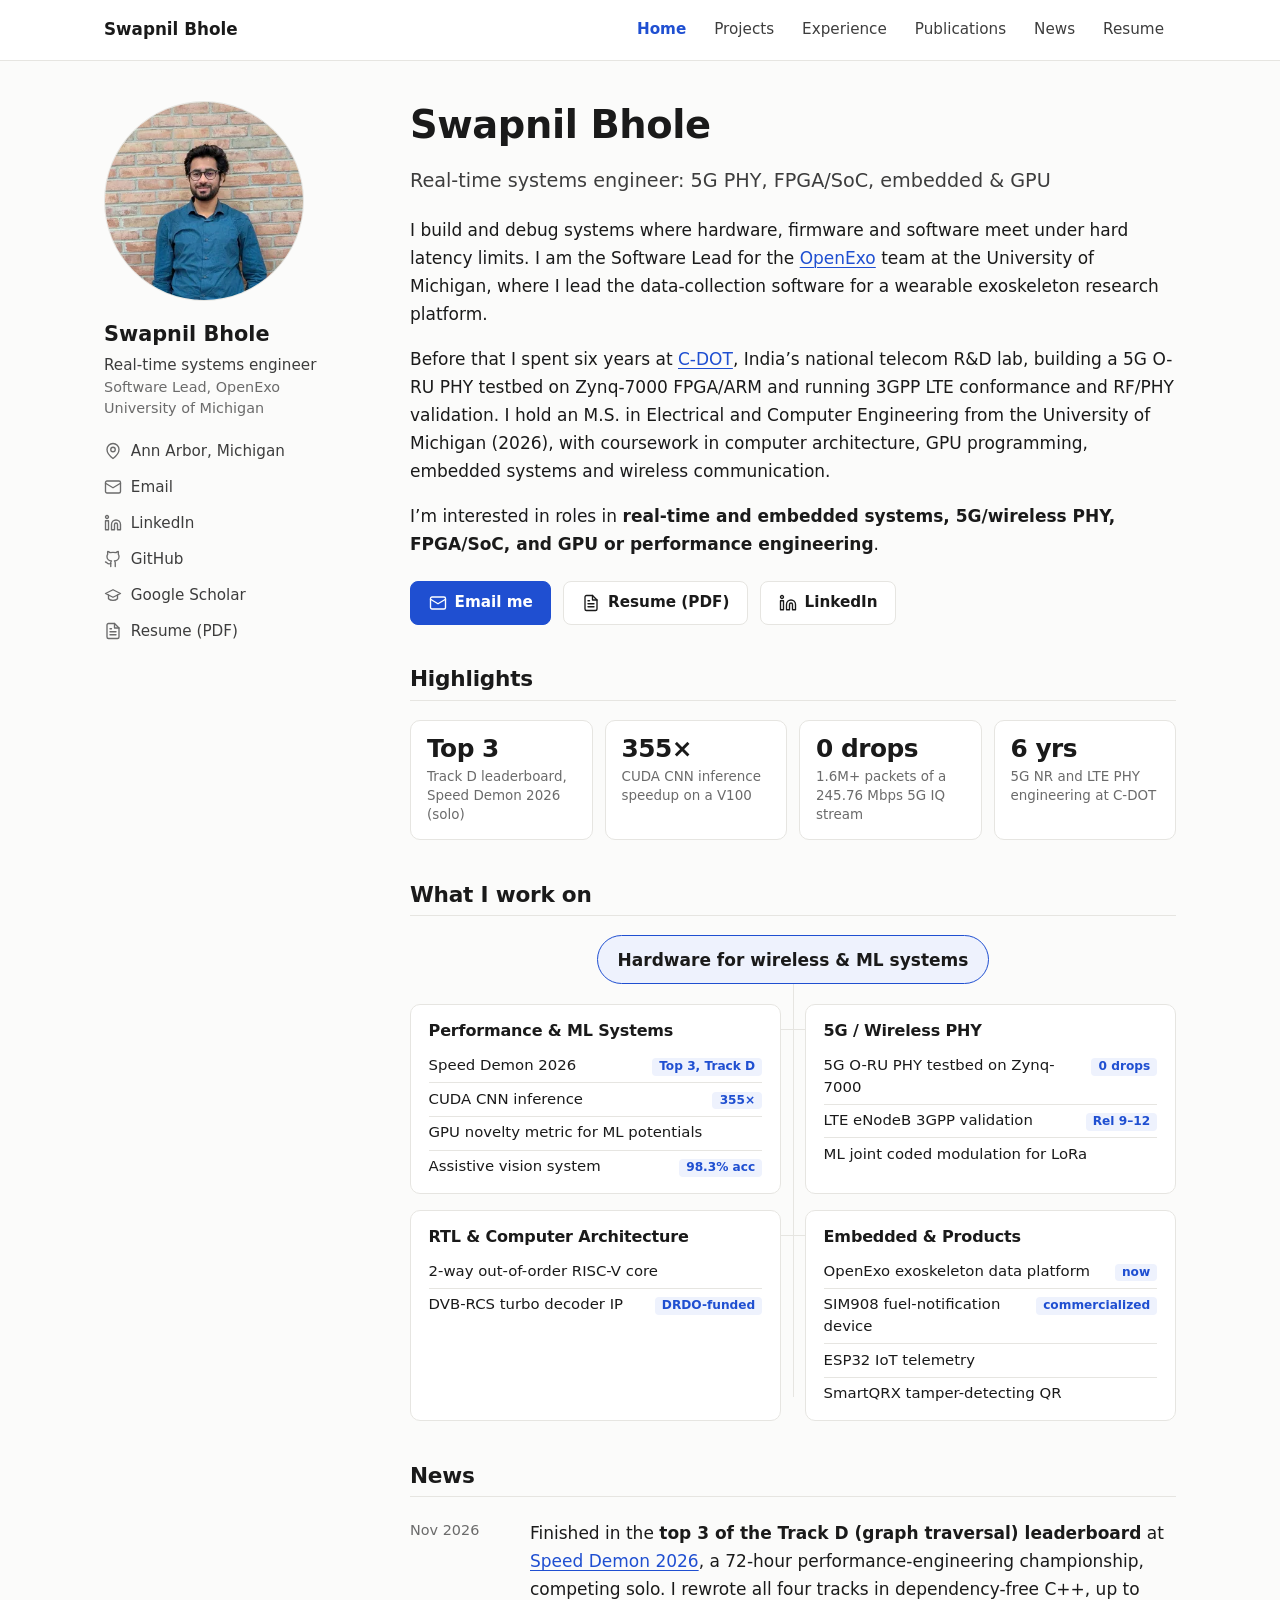
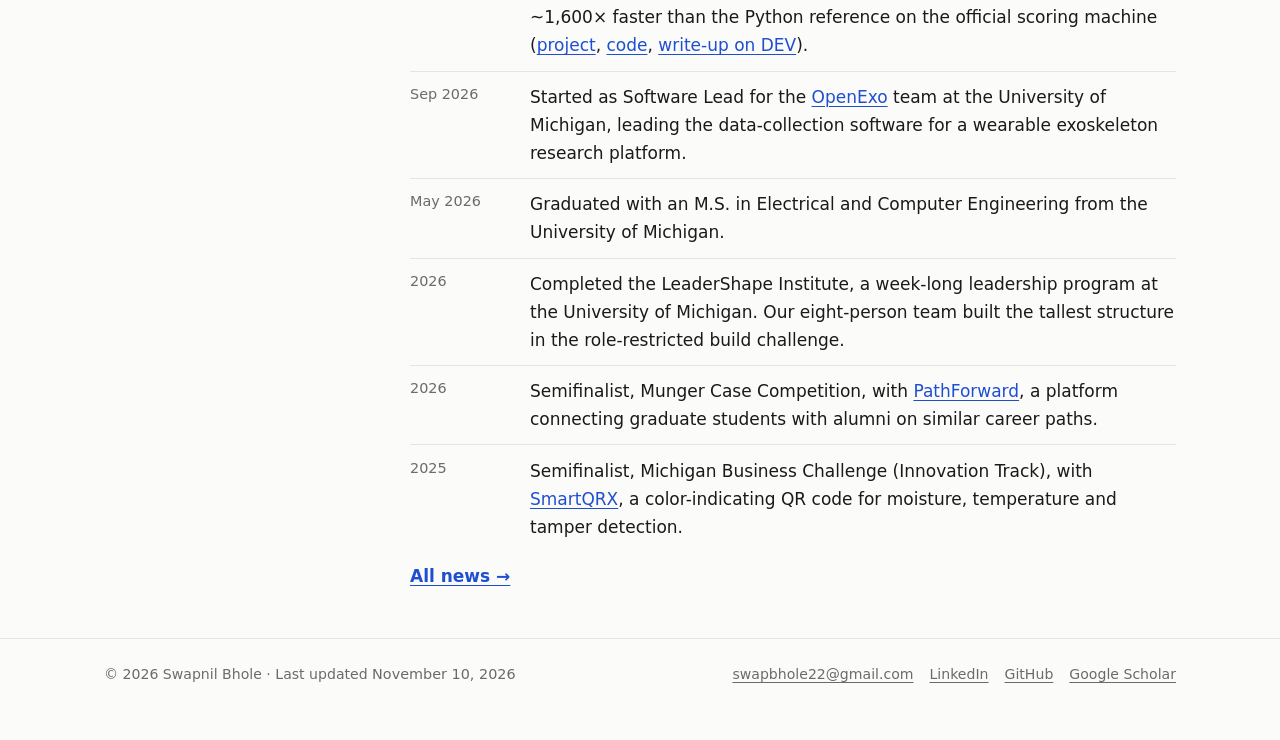
<file: index.html>
<!doctype html>
<html lang="en">
<head>
  <meta charset="utf-8">
  <meta name="viewport" content="width=device-width, initial-scale=1">
  <title>Swapnil Bhole: Real-Time Systems Engineer (5G PHY, FPGA, GPU)</title>
  <meta name="description" content="Swapnil Bhole, real-time systems engineer: 6 years of 5G/LTE PHY on FPGA and ARM at C-DOT, GPU performance work, M.S. ECE from the University of Michigan.">
  <meta name="author" content="Swapnil Bhole">
  <meta name="google-site-verification" content="aEMF7j5CMQnpKIhbef1VsJSKS-DexI6yGqSdpBuE7sQ">
  <link rel="canonical" href="https://swapnilb222.github.io/">
  <meta property="og:type" content="profile">
  <meta property="og:site_name" content="Swapnil Bhole">
  <meta property="og:title" content="Swapnil Bhole: Real-Time Systems Engineer (5G PHY, FPGA, GPU)">
  <meta property="og:description" content="Swapnil Bhole, real-time systems engineer: 6 years of 5G/LTE PHY on FPGA and ARM at C-DOT, GPU performance work, M.S. ECE from the University of Michigan.">
  <meta property="og:url" content="https://swapnilb222.github.io/">
  <meta property="og:image" content="https://swapnilb222.github.io/assets/img/og.jpg">
  <meta property="og:image:width" content="1200">
  <meta property="og:image:height" content="630">
  <meta property="og:image:alt" content="Swapnil Bhole, real-time systems engineer">
  <meta name="twitter:card" content="summary_large_image">
  <meta name="theme-color" content="#fbfbfa" media="(prefers-color-scheme: light)">
  <meta name="theme-color" content="#121315" media="(prefers-color-scheme: dark)">
  <link rel="icon" type="image/png" sizes="32x32" href="assets/img/favicon-32.png">
  <link rel="apple-touch-icon" href="assets/img/apple-touch-icon.png">
  <link rel="stylesheet" href="assets/css/site.css">
  <script type="application/ld+json">
{
  "@context": "https://schema.org",
  "@type": "Person",
  "name": "Swapnil Bhole",
  "url": "https://swapnilb222.github.io/",
  "image": "https://swapnilb222.github.io/assets/img/swapnil-bhole-640.jpg",
  "jobTitle": "Software Lead, OpenExo",
  "description": "Real-time systems engineer working on 5G PHY, FPGA/SoC, embedded systems and GPU performance.",
  "worksFor": {
    "@type": "CollegeOrUniversity",
    "name": "University of Michigan",
    "url": "https://umich.edu"
  },
  "alumniOf": [
    {
      "@type": "CollegeOrUniversity",
      "name": "University of Michigan"
    },
    {
      "@type": "CollegeOrUniversity",
      "name": "Visvesvaraya National Institute of Technology, Nagpur"
    },
    {
      "@type": "Organization",
      "name": "Centre for Development of Telematics (C-DOT)"
    }
  ],
  "homeLocation": {
    "@type": "Place",
    "name": "Ann Arbor, Michigan"
  },
  "knowsAbout": [
    "5G NR",
    "LTE",
    "PHY layer",
    "FPGA",
    "SoC",
    "Embedded systems",
    "RTL design",
    "SystemVerilog",
    "CUDA",
    "GPU programming",
    "Performance engineering",
    "C++",
    "Real-time systems"
  ],
  "sameAs": [
    "https://www.linkedin.com/in/swapnilbhole22/",
    "https://github.com/swapnilb222",
    "https://scholar.google.com/citations?user=9-59zuwAAAAJ&hl=en"
  ]
}
  </script>
</head>
<body>
  <a class="skip" href="#content">Skip to content</a>
  <header class="topbar">
    <div class="wrap">
      <a class="brand" href="./">Swapnil Bhole</a>
      <nav aria-label="Main">
        <ul class="nav">
        <li><a href="./" aria-current="page">Home</a></li>
        <li><a href="projects.html">Projects</a></li>
        <li><a href="experience.html">Experience</a></li>
        <li><a href="publications.html">Publications</a></li>
        <li><a href="news.html">News</a></li>
        <li><a href="assets/Swapnil_Bhole_Resume.pdf">Resume</a></li>
        </ul>
      </nav>
    </div>
  </header>

  <div class="wrap layout">
    <aside class="profile" aria-label="About Swapnil Bhole">
      <picture>
        <source srcset="assets/img/swapnil-bhole-320.webp 320w, assets/img/swapnil-bhole-640.webp 640w" sizes="(max-width: 860px) 96px, 200px" type="image/webp">
        <img src="assets/img/swapnil-bhole-320.jpg" srcset="assets/img/swapnil-bhole-320.jpg 320w, assets/img/swapnil-bhole-640.jpg 640w" sizes="(max-width: 860px) 96px, 200px" width="320" height="320" alt="Swapnil Bhole">
      </picture>
      <div>
        <p class="name">Swapnil Bhole</p>
        <p class="role">Real-time systems engineer</p>
        <p class="org">Software Lead, OpenExo<br>University of Michigan</p>
      </div>
      <ul class="links">
        <li class="loc"><svg class="icon" viewBox="0 0 24 24" aria-hidden="true"><path d="M20 10c0 6-8 12-8 12S4 16 4 10a8 8 0 0 1 16 0Z"/><circle cx="12" cy="10" r="3"/></svg>Ann Arbor, Michigan</li>
        <li><svg class="icon" viewBox="0 0 24 24" aria-hidden="true"><rect x="2" y="4" width="20" height="16" rx="2"/><path d="m22 7-10 6L2 7"/></svg><a href="mailto:swapbhole22@gmail.com">Email</a></li>
        <li><svg class="icon" viewBox="0 0 24 24" aria-hidden="true"><path d="M16 8a6 6 0 0 1 6 6v7h-4v-7a2 2 0 0 0-4 0v7h-4v-7a6 6 0 0 1 6-6z"/><rect x="2" y="9" width="4" height="12"/><circle cx="4" cy="4" r="2"/></svg><a href="https://www.linkedin.com/in/swapnilbhole22/" rel="me">LinkedIn</a></li>
        <li><svg class="icon" viewBox="0 0 24 24" aria-hidden="true"><path d="M15 22v-4a4.8 4.8 0 0 0-1-3.5c3 0 6-2 6-5.5.08-1.25-.27-2.48-1-3.5.28-1.15.28-2.35 0-3.5 0 0-1 0-3 1.5-2.64-.5-5.36-.5-8 0C6 2 5 2 5 2c-.3 1.15-.3 2.35 0 3.5A5.4 5.4 0 0 0 4 9c0 3.5 3 5.5 6 5.5-.39.49-.68 1.05-.85 1.65-.17.6-.22 1.23-.15 1.85v4"/><path d="M9 18c-4.51 2-5-2-7-2"/></svg><a href="https://github.com/swapnilb222" rel="me">GitHub</a></li>
        <li><svg class="icon" viewBox="0 0 24 24" aria-hidden="true"><path d="M22 10 12 5 2 10l10 5 10-5z"/><path d="M6 12v5c3 3 9 3 12 0v-5"/></svg><a href="https://scholar.google.com/citations?user=9-59zuwAAAAJ&amp;hl=en" rel="me">Google Scholar</a></li>
        <li><svg class="icon" viewBox="0 0 24 24" aria-hidden="true"><path d="M14 2H6a2 2 0 0 0-2 2v16a2 2 0 0 0 2 2h12a2 2 0 0 0 2-2V8z"/><path d="M14 2v6h6M16 13H8M16 17H8M10 9H8"/></svg><a href="assets/Swapnil_Bhole_Resume.pdf">Resume (PDF)</a></li>
      </ul>
    </aside>

    <main id="content">
      <h1>Swapnil Bhole</h1>
      <p class="lede">Real-time systems engineer: 5G PHY, FPGA/SoC, embedded &amp; GPU</p>

      <p>I build and debug systems where hardware, firmware and software meet under hard latency limits.
      I am the Software Lead for the <a href="projects.html#openexo">OpenExo</a> team at the University of Michigan,
      where I lead the data-collection software for a wearable exoskeleton research platform.</p>
      <p>Before that I spent six years at <a href="experience.html#cdot-senior">C-DOT</a>, India&rsquo;s national telecom R&amp;D lab,
      building a 5G O-RU PHY testbed on Zynq-7000 FPGA/ARM and running 3GPP LTE conformance and RF/PHY validation.
      I hold an M.S. in Electrical and Computer Engineering from the University of Michigan (2026), with coursework in
      computer architecture, GPU programming, embedded systems and wireless communication.</p>
      <p>I&rsquo;m interested in roles in <strong>real-time and embedded systems, 5G/wireless PHY, FPGA/SoC, and GPU or
      performance engineering</strong>.</p>

      <div class="cta">
        <a class="btn primary" href="mailto:swapbhole22@gmail.com"><svg class="icon" viewBox="0 0 24 24" aria-hidden="true"><rect x="2" y="4" width="20" height="16" rx="2"/><path d="m22 7-10 6L2 7"/></svg>Email me</a>
        <a class="btn" href="assets/Swapnil_Bhole_Resume.pdf"><svg class="icon" viewBox="0 0 24 24" aria-hidden="true"><path d="M14 2H6a2 2 0 0 0-2 2v16a2 2 0 0 0 2 2h12a2 2 0 0 0 2-2V8z"/><path d="M14 2v6h6M16 13H8M16 17H8M10 9H8"/></svg>Resume (PDF)</a>
        <a class="btn" href="https://www.linkedin.com/in/swapnilbhole22/"><svg class="icon" viewBox="0 0 24 24" aria-hidden="true"><path d="M16 8a6 6 0 0 1 6 6v7h-4v-7a2 2 0 0 0-4 0v7h-4v-7a6 6 0 0 1 6-6z"/><rect x="2" y="9" width="4" height="12"/><circle cx="4" cy="4" r="2"/></svg>LinkedIn</a>
      </div>

      <h2>Highlights</h2>
      <ul class="stats">
        <li><b>Top 3</b><span>Track D leaderboard, Speed Demon 2026 (solo)</span></li>
        <li><b>355&times;</b><span>CUDA CNN inference speedup on a V100</span></li>
        <li><b>0 drops</b><span>1.6M+ packets of a 245.76&nbsp;Mbps 5G IQ stream</span></li>
        <li><b>6 yrs</b><span>5G NR and LTE PHY engineering at C-DOT</span></li>
      </ul>

      <h2>What I work on</h2>
      <div class="tree">
        <p class="tree-root">Hardware for wireless &amp; ML systems</p>
        <ul class="tree-branches">
          <li class="branch">
            <h3>Performance &amp; ML Systems</h3>
            <ul>
              <li><a href="projects.html#speed-demon">Speed Demon 2026</a> <span class="tag">Top 3, Track D</span></li>
              <li><a href="projects.html#cuda-cnn">CUDA CNN inference</a> <span class="tag">355&times;</span></li>
              <li><a href="projects.html#gpu-novelty">GPU novelty metric for ML potentials</a></li>
              <li><a href="projects.html#assistive-vision">Assistive vision system</a> <span class="tag">98.3% acc</span></li>
            </ul>
          </li>
          <li class="branch">
            <h3>5G / Wireless PHY</h3>
            <ul>
              <li><a href="projects.html#oran-5g">5G O-RU PHY testbed on Zynq-7000</a> <span class="tag">0 drops</span></li>
              <li><a href="projects.html#lte-validation">LTE eNodeB 3GPP validation</a> <span class="tag">Rel 9&ndash;12</span></li>
              <li><a href="projects.html#lora-jcm">ML joint coded modulation for LoRa</a></li>
            </ul>
          </li>
          <li class="branch">
            <h3>RTL &amp; Computer Architecture</h3>
            <ul>
              <li><a href="projects.html#riscv-ooo">2-way out-of-order RISC-V core</a></li>
              <li><a href="projects.html#turbo-decoder">DVB-RCS turbo decoder IP</a> <span class="tag">DRDO-funded</span></li>
            </ul>
          </li>
          <li class="branch">
            <h3>Embedded &amp; Products</h3>
            <ul>
              <li><a href="projects.html#openexo">OpenExo exoskeleton data platform</a> <span class="tag">now</span></li>
              <li><a href="projects.html#fuel-device">SIM908 fuel-notification device</a> <span class="tag">commercialized</span></li>
              <li><a href="projects.html#esp32-iot">ESP32 IoT telemetry</a></li>
              <li><a href="projects.html#smartqrx">SmartQRX tamper-detecting QR</a></li>
            </ul>
          </li>
        </ul>
      </div>

      <h2>News</h2>
      <ul class="news">
        <li><time datetime="2026-11">Nov 2026</time><div>Finished in the <strong>top 3 of the Track D (graph traversal) leaderboard</strong> at <a href="https://speeddemon.dev">Speed Demon 2026</a>, a 72-hour performance-engineering championship, competing solo. I rewrote all four tracks in dependency-free C++, up to ~1,600&times; faster than the Python reference on the official scoring machine (<a href="projects.html#speed-demon">project</a>, <a href="https://github.com/swapnilb222/sweet-dreams-demon-sub">code</a>, <a href="https://dev.to/swapnilb/23-minutes-before-the-freeze-shortest-paths-at-hackathon-raptors-speed-demon-2kj0">write-up on DEV</a>).</div></li>
        <li><time datetime="2026-09">Sep 2026</time><div>Started as Software Lead for the <a href="projects.html#openexo">OpenExo</a> team at the University of Michigan, leading the data-collection software for a wearable exoskeleton research platform.</div></li>
        <li><time datetime="2026-05">May 2026</time><div>Graduated with an M.S. in Electrical and Computer Engineering from the University of Michigan.</div></li>
        <li><time datetime="2026">2026</time><div>Completed the LeaderShape Institute, a week-long leadership program at the University of Michigan. Our eight-person team built the tallest structure in the role-restricted build challenge.</div></li>
        <li><time datetime="2026">2026</time><div>Semifinalist, Munger Case Competition, with <a href="projects.html#pathforward">PathForward</a>, a platform connecting graduate students with alumni on similar career paths.</div></li>
        <li><time datetime="2025">2025</time><div>Semifinalist, Michigan Business Challenge (Innovation Track), with <a href="projects.html#smartqrx">SmartQRX</a>, a color-indicating QR code for moisture, temperature and tamper detection.</div></li>
      </ul>
      <a class="more" href="news.html">All news &rarr;</a>
    </main>
  </div>

  <footer class="site-footer">
    <div class="wrap">
      <p>&copy; 2026 Swapnil Bhole &middot; Last updated <time datetime="2026-11-10">November 10, 2026</time></p>
      <ul>
        <li><a href="mailto:swapbhole22@gmail.com">swapbhole22@gmail.com</a></li>
        <li><a href="https://www.linkedin.com/in/swapnilbhole22/">LinkedIn</a></li>
        <li><a href="https://github.com/swapnilb222">GitHub</a></li>
        <li><a href="https://scholar.google.com/citations?user=9-59zuwAAAAJ&amp;hl=en">Google Scholar</a></li>
      </ul>
    </div>
  </footer>
</body>
</html>
</file>
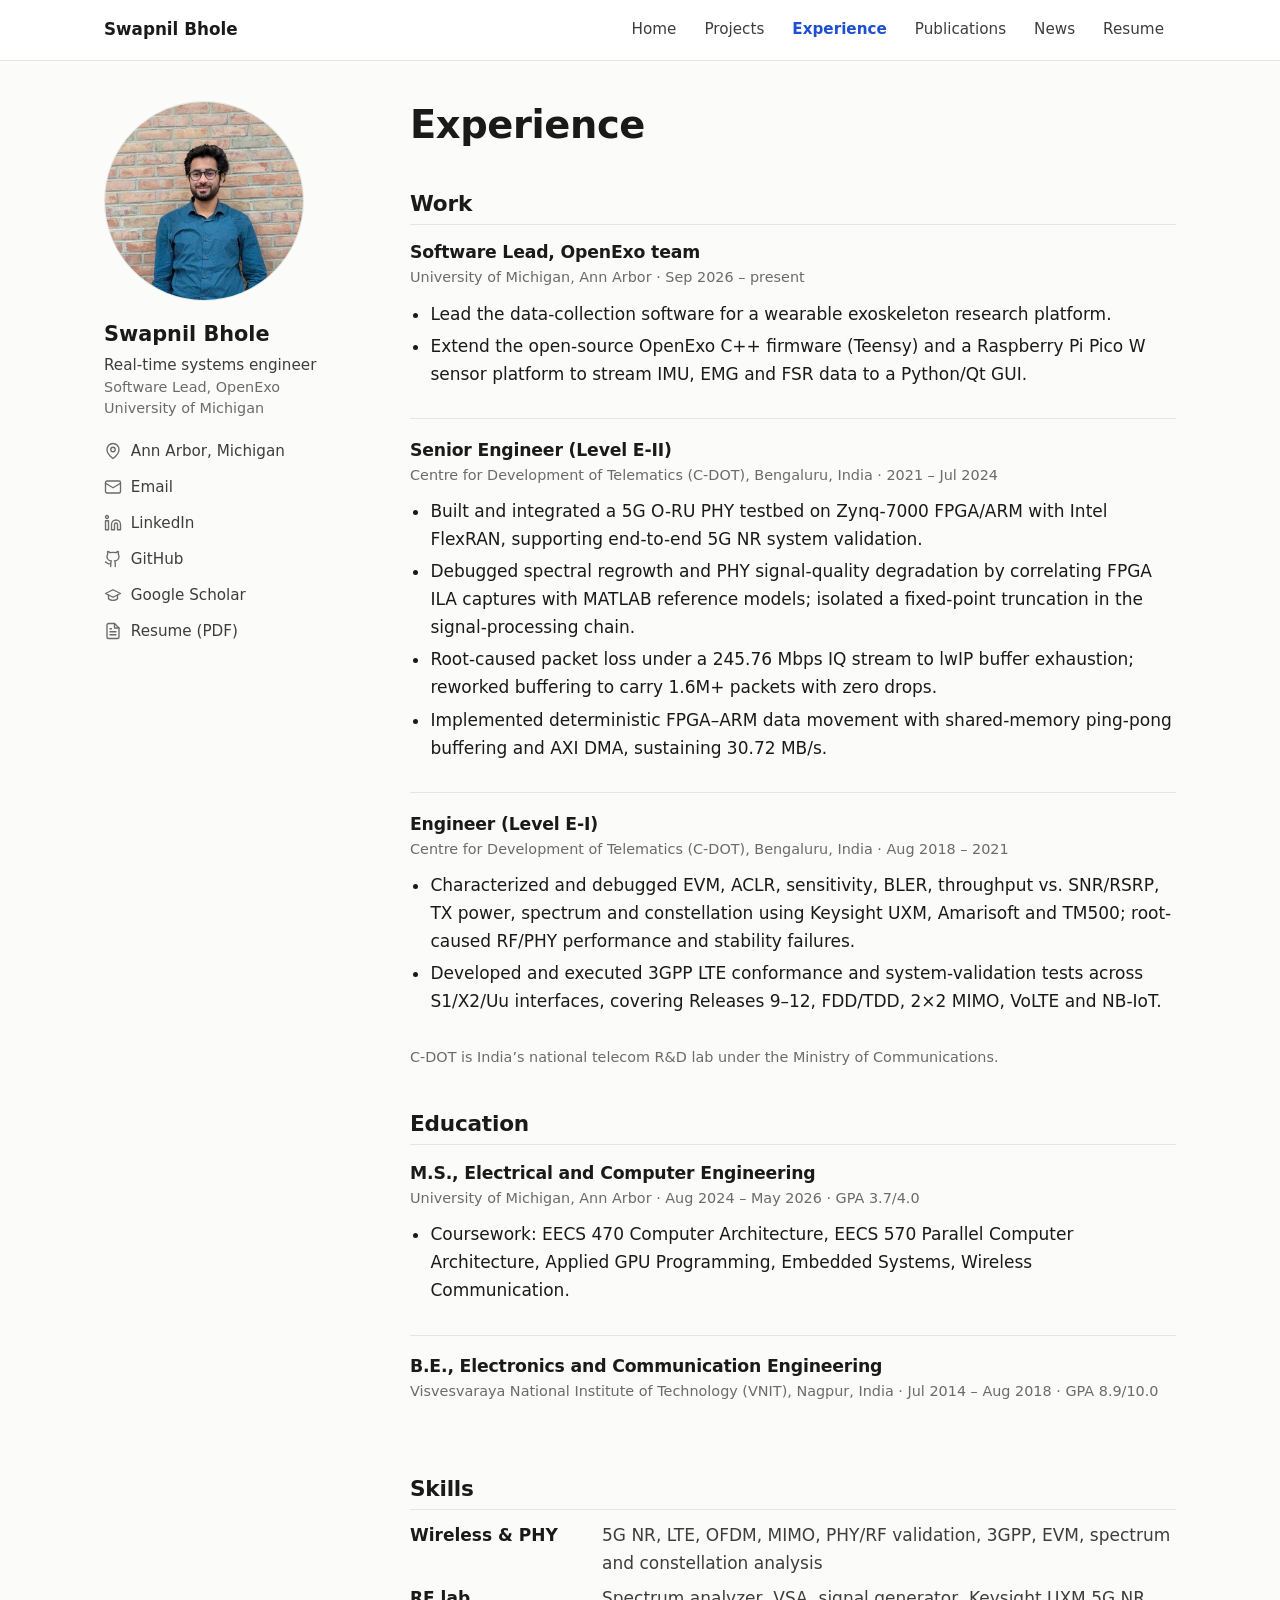
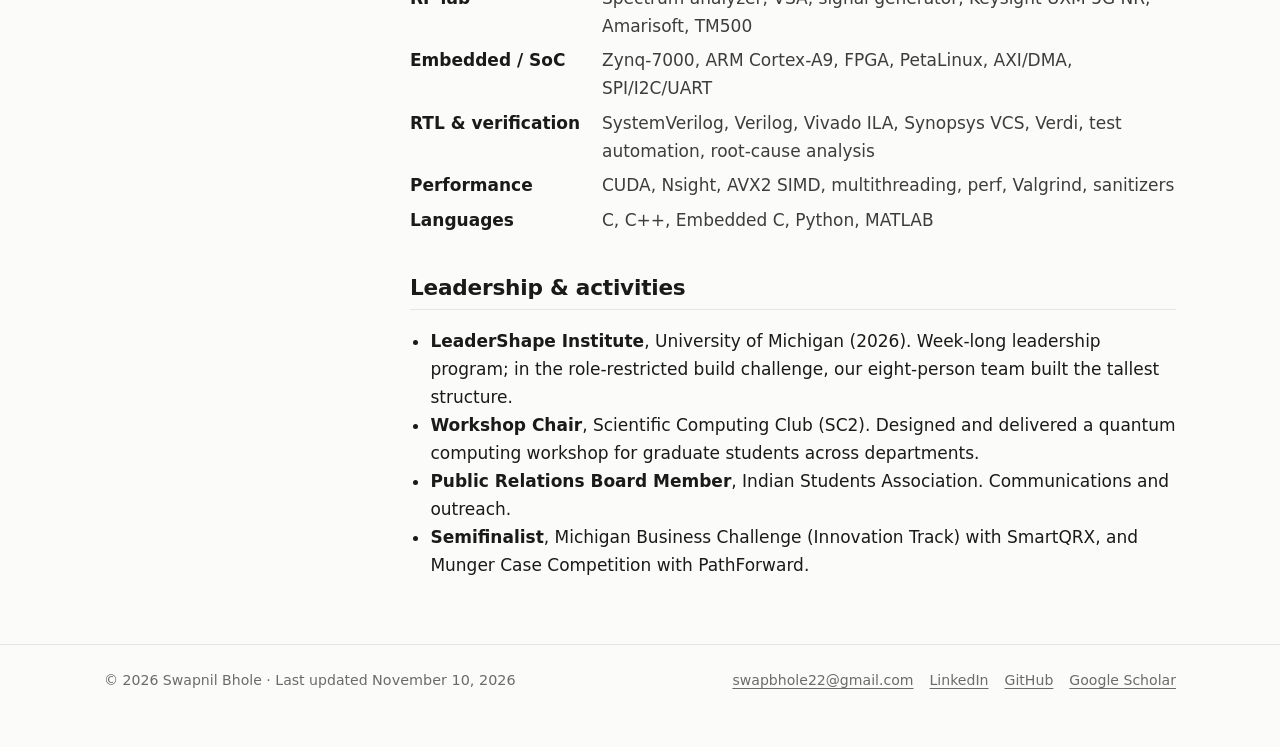
<file: experience.html>
<!doctype html>
<html lang="en">
<head>
  <meta charset="utf-8">
  <meta name="viewport" content="width=device-width, initial-scale=1">
  <title>Experience | Swapnil Bhole</title>
  <meta name="description" content="Swapnil Bhole's experience: Software Lead at the University of Michigan, 6 years of 5G and LTE PHY engineering at C-DOT, and an M.S. ECE from Michigan.">
  <meta name="author" content="Swapnil Bhole">
  <link rel="canonical" href="https://swapnilb222.github.io/experience.html">
  <meta property="og:type" content="website">
  <meta property="og:site_name" content="Swapnil Bhole">
  <meta property="og:title" content="Experience | Swapnil Bhole">
  <meta property="og:description" content="Swapnil Bhole's experience: Software Lead at the University of Michigan, 6 years of 5G and LTE PHY engineering at C-DOT, and an M.S. ECE from Michigan.">
  <meta property="og:url" content="https://swapnilb222.github.io/experience.html">
  <meta property="og:image" content="https://swapnilb222.github.io/assets/img/og.jpg">
  <meta property="og:image:width" content="1200">
  <meta property="og:image:height" content="630">
  <meta property="og:image:alt" content="Swapnil Bhole, real-time systems engineer">
  <meta name="twitter:card" content="summary_large_image">
  <meta name="theme-color" content="#fbfbfa" media="(prefers-color-scheme: light)">
  <meta name="theme-color" content="#121315" media="(prefers-color-scheme: dark)">
  <link rel="icon" type="image/png" sizes="32x32" href="assets/img/favicon-32.png">
  <link rel="apple-touch-icon" href="assets/img/apple-touch-icon.png">
  <link rel="stylesheet" href="assets/css/site.css">
</head>
<body>
  <a class="skip" href="#content">Skip to content</a>
  <header class="topbar">
    <div class="wrap">
      <a class="brand" href="./">Swapnil Bhole</a>
      <nav aria-label="Main">
        <ul class="nav">
        <li><a href="./">Home</a></li>
        <li><a href="projects.html">Projects</a></li>
        <li><a href="experience.html" aria-current="page">Experience</a></li>
        <li><a href="publications.html">Publications</a></li>
        <li><a href="news.html">News</a></li>
        <li><a href="assets/Swapnil_Bhole_Resume.pdf">Resume</a></li>
        </ul>
      </nav>
    </div>
  </header>

  <div class="wrap layout">
    <aside class="profile" aria-label="About Swapnil Bhole">
      <picture>
        <source srcset="assets/img/swapnil-bhole-320.webp 320w, assets/img/swapnil-bhole-640.webp 640w" sizes="(max-width: 860px) 96px, 200px" type="image/webp">
        <img src="assets/img/swapnil-bhole-320.jpg" srcset="assets/img/swapnil-bhole-320.jpg 320w, assets/img/swapnil-bhole-640.jpg 640w" sizes="(max-width: 860px) 96px, 200px" width="320" height="320" alt="Swapnil Bhole">
      </picture>
      <div>
        <p class="name">Swapnil Bhole</p>
        <p class="role">Real-time systems engineer</p>
        <p class="org">Software Lead, OpenExo<br>University of Michigan</p>
      </div>
      <ul class="links">
        <li class="loc"><svg class="icon" viewBox="0 0 24 24" aria-hidden="true"><path d="M20 10c0 6-8 12-8 12S4 16 4 10a8 8 0 0 1 16 0Z"/><circle cx="12" cy="10" r="3"/></svg>Ann Arbor, Michigan</li>
        <li><svg class="icon" viewBox="0 0 24 24" aria-hidden="true"><rect x="2" y="4" width="20" height="16" rx="2"/><path d="m22 7-10 6L2 7"/></svg><a href="mailto:swapbhole22@gmail.com">Email</a></li>
        <li><svg class="icon" viewBox="0 0 24 24" aria-hidden="true"><path d="M16 8a6 6 0 0 1 6 6v7h-4v-7a2 2 0 0 0-4 0v7h-4v-7a6 6 0 0 1 6-6z"/><rect x="2" y="9" width="4" height="12"/><circle cx="4" cy="4" r="2"/></svg><a href="https://www.linkedin.com/in/swapnilbhole22/" rel="me">LinkedIn</a></li>
        <li><svg class="icon" viewBox="0 0 24 24" aria-hidden="true"><path d="M15 22v-4a4.8 4.8 0 0 0-1-3.5c3 0 6-2 6-5.5.08-1.25-.27-2.48-1-3.5.28-1.15.28-2.35 0-3.5 0 0-1 0-3 1.5-2.64-.5-5.36-.5-8 0C6 2 5 2 5 2c-.3 1.15-.3 2.35 0 3.5A5.4 5.4 0 0 0 4 9c0 3.5 3 5.5 6 5.5-.39.49-.68 1.05-.85 1.65-.17.6-.22 1.23-.15 1.85v4"/><path d="M9 18c-4.51 2-5-2-7-2"/></svg><a href="https://github.com/swapnilb222" rel="me">GitHub</a></li>
        <li><svg class="icon" viewBox="0 0 24 24" aria-hidden="true"><path d="M22 10 12 5 2 10l10 5 10-5z"/><path d="M6 12v5c3 3 9 3 12 0v-5"/></svg><a href="https://scholar.google.com/citations?user=9-59zuwAAAAJ&amp;hl=en" rel="me">Google Scholar</a></li>
        <li><svg class="icon" viewBox="0 0 24 24" aria-hidden="true"><path d="M14 2H6a2 2 0 0 0-2 2v16a2 2 0 0 0 2 2h12a2 2 0 0 0 2-2V8z"/><path d="M14 2v6h6M16 13H8M16 17H8M10 9H8"/></svg><a href="assets/Swapnil_Bhole_Resume.pdf">Resume (PDF)</a></li>
      </ul>
    </aside>

    <main id="content">
      <h1>Experience</h1>
      <h2 id="work">Work</h2>
      <article class="job" id="openexo">
        <h3>Software Lead, OpenExo team</h3>
        <p class="meta">University of Michigan, Ann Arbor &middot; Sep 2026 &ndash; present</p>
        <ul>
          <li>Lead the data-collection software for a wearable exoskeleton research platform.</li>
          <li>Extend the open-source OpenExo C++ firmware (Teensy) and a Raspberry Pi Pico W sensor platform to stream IMU, EMG and FSR data to a Python/Qt GUI.</li>
        </ul>
      </article>
      <article class="job" id="cdot-senior">
        <h3>Senior Engineer (Level E-II)</h3>
        <p class="meta">Centre for Development of Telematics (C-DOT), Bengaluru, India &middot; 2021 &ndash; Jul 2024</p>
        <ul>
          <li>Built and integrated a 5G O-RU PHY testbed on Zynq-7000 FPGA/ARM with Intel FlexRAN, supporting end-to-end 5G NR system validation.</li>
          <li>Debugged spectral regrowth and PHY signal-quality degradation by correlating FPGA ILA captures with MATLAB reference models; isolated a fixed-point truncation in the signal-processing chain.</li>
          <li>Root-caused packet loss under a 245.76&nbsp;Mbps IQ stream to lwIP buffer exhaustion; reworked buffering to carry 1.6M+ packets with zero drops.</li>
          <li>Implemented deterministic FPGA&ndash;ARM data movement with shared-memory ping-pong buffering and AXI DMA, sustaining 30.72&nbsp;MB/s.</li>
        </ul>
      </article>
      <article class="job" id="cdot-engineer">
        <h3>Engineer (Level E-I)</h3>
        <p class="meta">Centre for Development of Telematics (C-DOT), Bengaluru, India &middot; Aug 2018 &ndash; 2021</p>
        <ul>
          <li>Characterized and debugged EVM, ACLR, sensitivity, BLER, throughput vs. SNR/RSRP, TX power, spectrum and constellation using Keysight UXM, Amarisoft and TM500; root-caused RF/PHY performance and stability failures.</li>
          <li>Developed and executed 3GPP LTE conformance and system-validation tests across S1/X2/Uu interfaces, covering Releases 9&ndash;12, FDD/TDD, 2&times;2 MIMO, VoLTE and NB-IoT.</li>
        </ul>
      </article>
      <p class="meta">C-DOT is India&rsquo;s national telecom R&amp;D lab under the Ministry of Communications.</p>
      <h2 id="education">Education</h2>
      <article class="job" id="umich">
        <h3>M.S., Electrical and Computer Engineering</h3>
        <p class="meta">University of Michigan, Ann Arbor &middot; Aug 2024 &ndash; May 2026 &middot; GPA 3.7/4.0</p>
        <ul>
          <li>Coursework: EECS 470 Computer Architecture, EECS 570 Parallel Computer Architecture, Applied GPU Programming, Embedded Systems, Wireless Communication.</li>
        </ul>
      </article>
      <article class="job" id="vnit">
        <h3>B.E., Electronics and Communication Engineering</h3>
        <p class="meta">Visvesvaraya National Institute of Technology (VNIT), Nagpur, India &middot; Jul 2014 &ndash; Aug 2018 &middot; GPA 8.9/10.0</p>
      </article>
      <h2 id="skills">Skills</h2>
      <dl class="skills">
        <dt>Wireless &amp; PHY</dt><dd>5G NR, LTE, OFDM, MIMO, PHY/RF validation, 3GPP, EVM, spectrum and constellation analysis</dd>
        <dt>RF lab</dt><dd>Spectrum analyzer, VSA, signal generator, Keysight UXM 5G NR, Amarisoft, TM500</dd>
        <dt>Embedded / SoC</dt><dd>Zynq-7000, ARM Cortex-A9, FPGA, PetaLinux, AXI/DMA, SPI/I2C/UART</dd>
        <dt>RTL &amp; verification</dt><dd>SystemVerilog, Verilog, Vivado ILA, Synopsys VCS, Verdi, test automation, root-cause analysis</dd>
        <dt>Performance</dt><dd>CUDA, Nsight, AVX2 SIMD, multithreading, perf, Valgrind, sanitizers</dd>
        <dt>Languages</dt><dd>C, C++, Embedded C, Python, MATLAB</dd>
      </dl>
      <h2 id="leadership">Leadership &amp; activities</h2>
      <ul>
        <li><strong>LeaderShape Institute</strong>, University of Michigan (2026). Week-long leadership program; in the role-restricted build challenge, our eight-person team built the tallest structure.</li>
        <li><strong>Workshop Chair</strong>, Scientific Computing Club (SC2). Designed and delivered a quantum computing workshop for graduate students across departments.</li>
        <li><strong>Public Relations Board Member</strong>, Indian Students Association. Communications and outreach.</li>
        <li><strong>Semifinalist</strong>, Michigan Business Challenge (Innovation Track) with SmartQRX, and Munger Case Competition with PathForward.</li>
      </ul>
    </main>
  </div>

  <footer class="site-footer">
    <div class="wrap">
      <p>&copy; 2026 Swapnil Bhole &middot; Last updated <time datetime="2026-11-10">November 10, 2026</time></p>
      <ul>
        <li><a href="mailto:swapbhole22@gmail.com">swapbhole22@gmail.com</a></li>
        <li><a href="https://www.linkedin.com/in/swapnilbhole22/">LinkedIn</a></li>
        <li><a href="https://github.com/swapnilb222">GitHub</a></li>
        <li><a href="https://scholar.google.com/citations?user=9-59zuwAAAAJ&amp;hl=en">Google Scholar</a></li>
      </ul>
    </div>
  </footer>
</body>
</html>
</file>
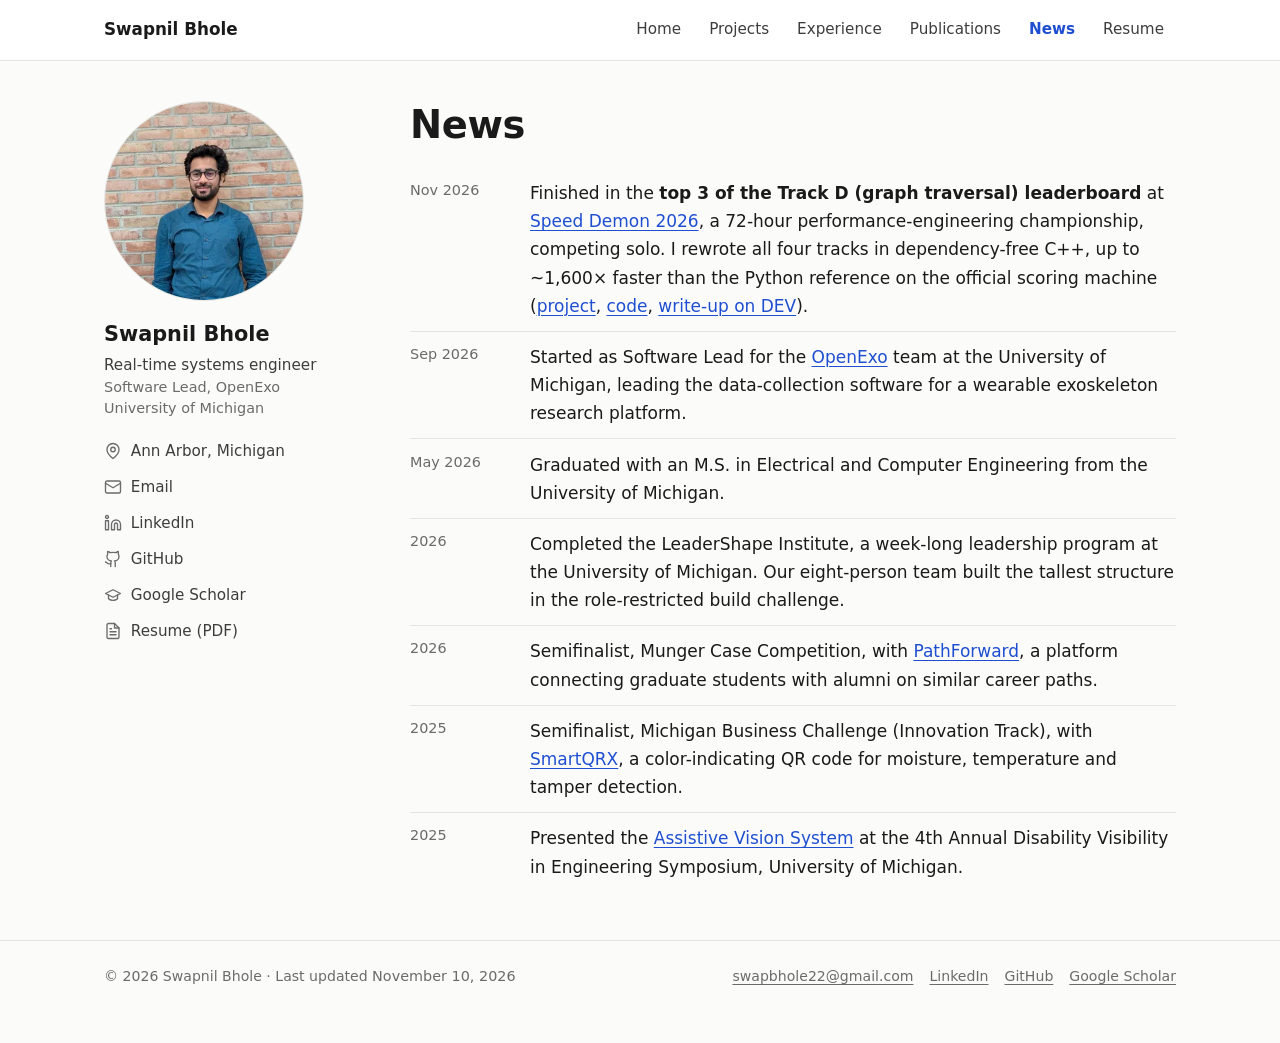
<file: news.html>
<!doctype html>
<html lang="en">
<head>
  <meta charset="utf-8">
  <meta name="viewport" content="width=device-width, initial-scale=1">
  <title>News | Swapnil Bhole</title>
  <meta name="description" content="News and updates from Swapnil Bhole: Speed Demon 2026 results, graduation from the University of Michigan, competitions, talks and leadership programs.">
  <meta name="author" content="Swapnil Bhole">
  <link rel="canonical" href="https://swapnilb222.github.io/news.html">
  <meta property="og:type" content="website">
  <meta property="og:site_name" content="Swapnil Bhole">
  <meta property="og:title" content="News | Swapnil Bhole">
  <meta property="og:description" content="News and updates from Swapnil Bhole: Speed Demon 2026 results, graduation from the University of Michigan, competitions, talks and leadership programs.">
  <meta property="og:url" content="https://swapnilb222.github.io/news.html">
  <meta property="og:image" content="https://swapnilb222.github.io/assets/img/og.jpg">
  <meta property="og:image:width" content="1200">
  <meta property="og:image:height" content="630">
  <meta property="og:image:alt" content="Swapnil Bhole, real-time systems engineer">
  <meta name="twitter:card" content="summary_large_image">
  <meta name="theme-color" content="#fbfbfa" media="(prefers-color-scheme: light)">
  <meta name="theme-color" content="#121315" media="(prefers-color-scheme: dark)">
  <link rel="icon" type="image/png" sizes="32x32" href="assets/img/favicon-32.png">
  <link rel="apple-touch-icon" href="assets/img/apple-touch-icon.png">
  <link rel="stylesheet" href="assets/css/site.css">
</head>
<body>
  <a class="skip" href="#content">Skip to content</a>
  <header class="topbar">
    <div class="wrap">
      <a class="brand" href="./">Swapnil Bhole</a>
      <nav aria-label="Main">
        <ul class="nav">
        <li><a href="./">Home</a></li>
        <li><a href="projects.html">Projects</a></li>
        <li><a href="experience.html">Experience</a></li>
        <li><a href="publications.html">Publications</a></li>
        <li><a href="news.html" aria-current="page">News</a></li>
        <li><a href="assets/Swapnil_Bhole_Resume.pdf">Resume</a></li>
        </ul>
      </nav>
    </div>
  </header>

  <div class="wrap layout">
    <aside class="profile" aria-label="About Swapnil Bhole">
      <picture>
        <source srcset="assets/img/swapnil-bhole-320.webp 320w, assets/img/swapnil-bhole-640.webp 640w" sizes="(max-width: 860px) 96px, 200px" type="image/webp">
        <img src="assets/img/swapnil-bhole-320.jpg" srcset="assets/img/swapnil-bhole-320.jpg 320w, assets/img/swapnil-bhole-640.jpg 640w" sizes="(max-width: 860px) 96px, 200px" width="320" height="320" alt="Swapnil Bhole">
      </picture>
      <div>
        <p class="name">Swapnil Bhole</p>
        <p class="role">Real-time systems engineer</p>
        <p class="org">Software Lead, OpenExo<br>University of Michigan</p>
      </div>
      <ul class="links">
        <li class="loc"><svg class="icon" viewBox="0 0 24 24" aria-hidden="true"><path d="M20 10c0 6-8 12-8 12S4 16 4 10a8 8 0 0 1 16 0Z"/><circle cx="12" cy="10" r="3"/></svg>Ann Arbor, Michigan</li>
        <li><svg class="icon" viewBox="0 0 24 24" aria-hidden="true"><rect x="2" y="4" width="20" height="16" rx="2"/><path d="m22 7-10 6L2 7"/></svg><a href="mailto:swapbhole22@gmail.com">Email</a></li>
        <li><svg class="icon" viewBox="0 0 24 24" aria-hidden="true"><path d="M16 8a6 6 0 0 1 6 6v7h-4v-7a2 2 0 0 0-4 0v7h-4v-7a6 6 0 0 1 6-6z"/><rect x="2" y="9" width="4" height="12"/><circle cx="4" cy="4" r="2"/></svg><a href="https://www.linkedin.com/in/swapnilbhole22/" rel="me">LinkedIn</a></li>
        <li><svg class="icon" viewBox="0 0 24 24" aria-hidden="true"><path d="M15 22v-4a4.8 4.8 0 0 0-1-3.5c3 0 6-2 6-5.5.08-1.25-.27-2.48-1-3.5.28-1.15.28-2.35 0-3.5 0 0-1 0-3 1.5-2.64-.5-5.36-.5-8 0C6 2 5 2 5 2c-.3 1.15-.3 2.35 0 3.5A5.4 5.4 0 0 0 4 9c0 3.5 3 5.5 6 5.5-.39.49-.68 1.05-.85 1.65-.17.6-.22 1.23-.15 1.85v4"/><path d="M9 18c-4.51 2-5-2-7-2"/></svg><a href="https://github.com/swapnilb222" rel="me">GitHub</a></li>
        <li><svg class="icon" viewBox="0 0 24 24" aria-hidden="true"><path d="M22 10 12 5 2 10l10 5 10-5z"/><path d="M6 12v5c3 3 9 3 12 0v-5"/></svg><a href="https://scholar.google.com/citations?user=9-59zuwAAAAJ&amp;hl=en" rel="me">Google Scholar</a></li>
        <li><svg class="icon" viewBox="0 0 24 24" aria-hidden="true"><path d="M14 2H6a2 2 0 0 0-2 2v16a2 2 0 0 0 2 2h12a2 2 0 0 0 2-2V8z"/><path d="M14 2v6h6M16 13H8M16 17H8M10 9H8"/></svg><a href="assets/Swapnil_Bhole_Resume.pdf">Resume (PDF)</a></li>
      </ul>
    </aside>

    <main id="content">
      <h1>News</h1>
      <ul class="news">
        <li><time datetime="2026-11">Nov 2026</time><div>Finished in the <strong>top 3 of the Track D (graph traversal) leaderboard</strong> at <a href="https://speeddemon.dev">Speed Demon 2026</a>, a 72-hour performance-engineering championship, competing solo. I rewrote all four tracks in dependency-free C++, up to ~1,600&times; faster than the Python reference on the official scoring machine (<a href="projects.html#speed-demon">project</a>, <a href="https://github.com/swapnilb222/sweet-dreams-demon-sub">code</a>, <a href="https://dev.to/swapnilb/23-minutes-before-the-freeze-shortest-paths-at-hackathon-raptors-speed-demon-2kj0">write-up on DEV</a>).</div></li>
        <li><time datetime="2026-09">Sep 2026</time><div>Started as Software Lead for the <a href="projects.html#openexo">OpenExo</a> team at the University of Michigan, leading the data-collection software for a wearable exoskeleton research platform.</div></li>
        <li><time datetime="2026-05">May 2026</time><div>Graduated with an M.S. in Electrical and Computer Engineering from the University of Michigan.</div></li>
        <li><time datetime="2026">2026</time><div>Completed the LeaderShape Institute, a week-long leadership program at the University of Michigan. Our eight-person team built the tallest structure in the role-restricted build challenge.</div></li>
        <li><time datetime="2026">2026</time><div>Semifinalist, Munger Case Competition, with <a href="projects.html#pathforward">PathForward</a>, a platform connecting graduate students with alumni on similar career paths.</div></li>
        <li><time datetime="2025">2025</time><div>Semifinalist, Michigan Business Challenge (Innovation Track), with <a href="projects.html#smartqrx">SmartQRX</a>, a color-indicating QR code for moisture, temperature and tamper detection.</div></li>
        <li><time datetime="2025">2025</time><div>Presented the <a href="projects.html#assistive-vision">Assistive Vision System</a> at the 4th Annual Disability Visibility in Engineering Symposium, University of Michigan.</div></li>
      </ul>
    </main>
  </div>

  <footer class="site-footer">
    <div class="wrap">
      <p>&copy; 2026 Swapnil Bhole &middot; Last updated <time datetime="2026-11-10">November 10, 2026</time></p>
      <ul>
        <li><a href="mailto:swapbhole22@gmail.com">swapbhole22@gmail.com</a></li>
        <li><a href="https://www.linkedin.com/in/swapnilbhole22/">LinkedIn</a></li>
        <li><a href="https://github.com/swapnilb222">GitHub</a></li>
        <li><a href="https://scholar.google.com/citations?user=9-59zuwAAAAJ&amp;hl=en">Google Scholar</a></li>
      </ul>
    </div>
  </footer>
</body>
</html>
</file>
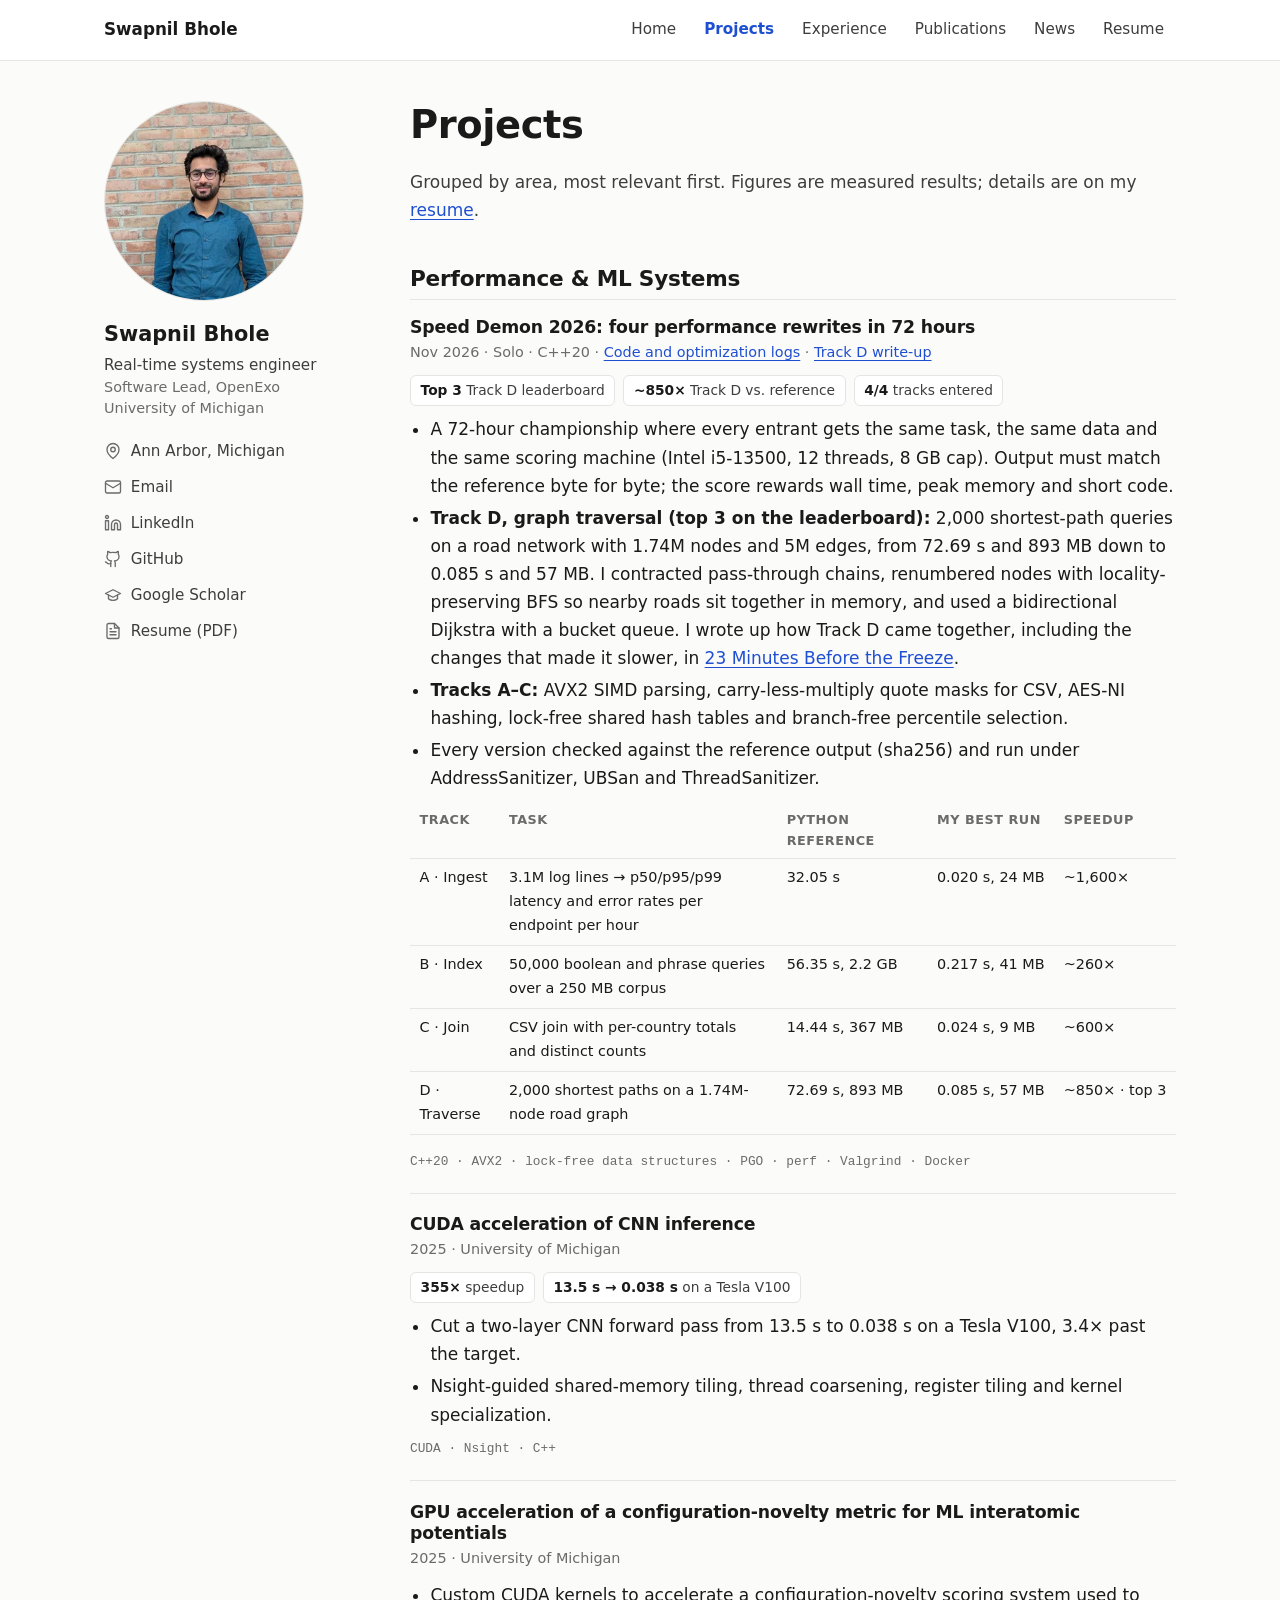
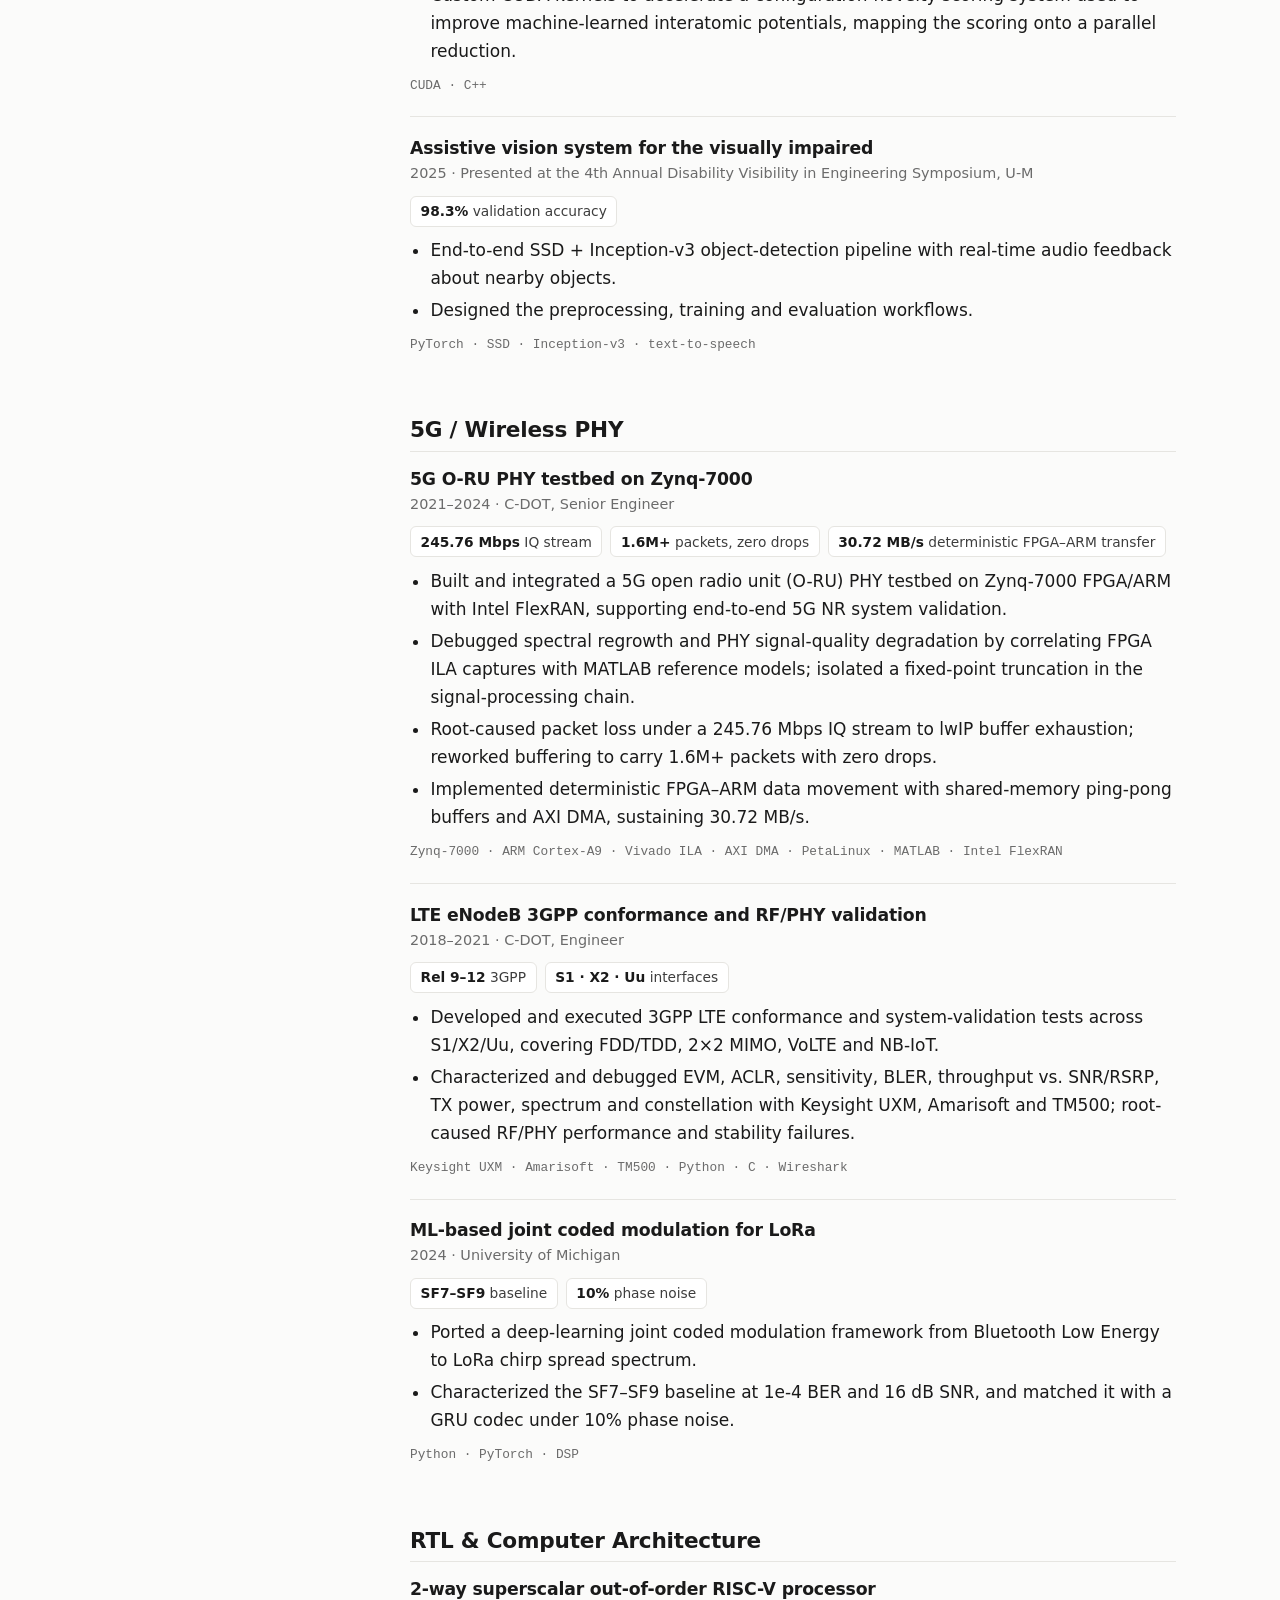
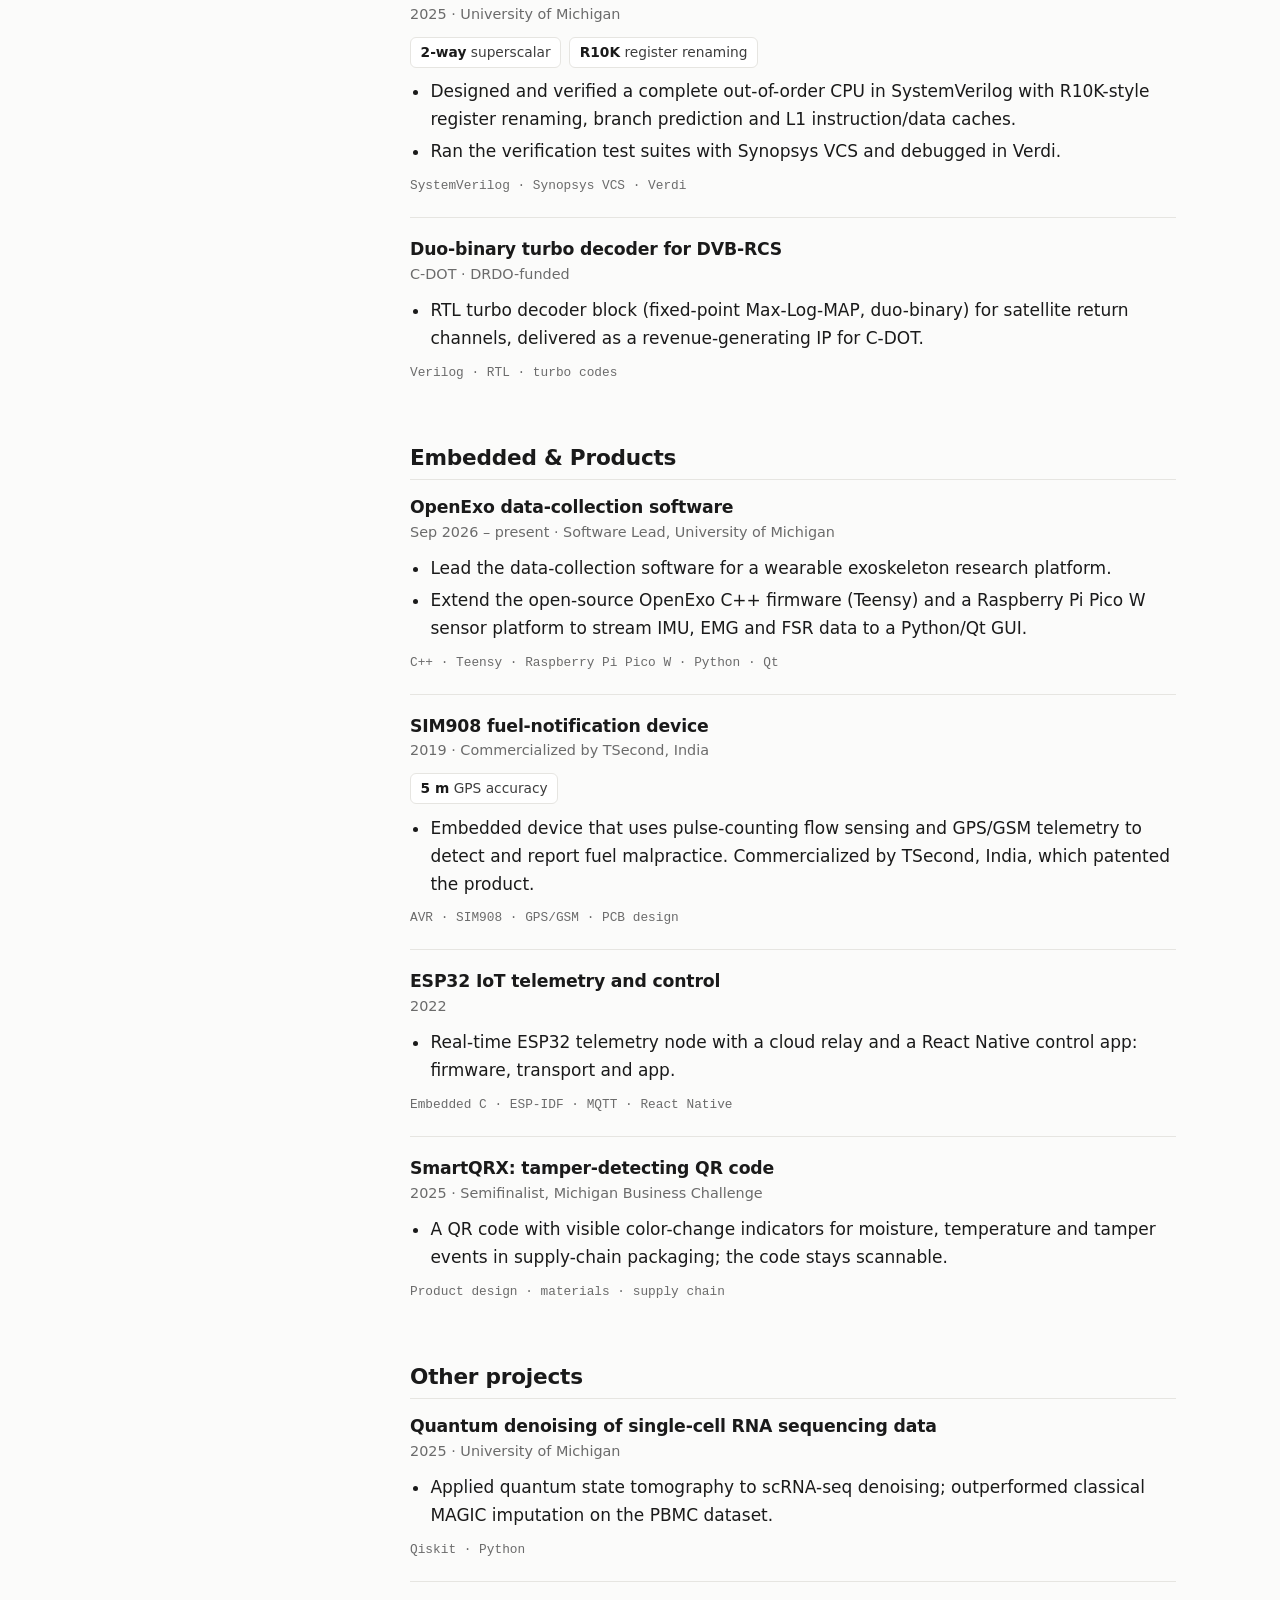
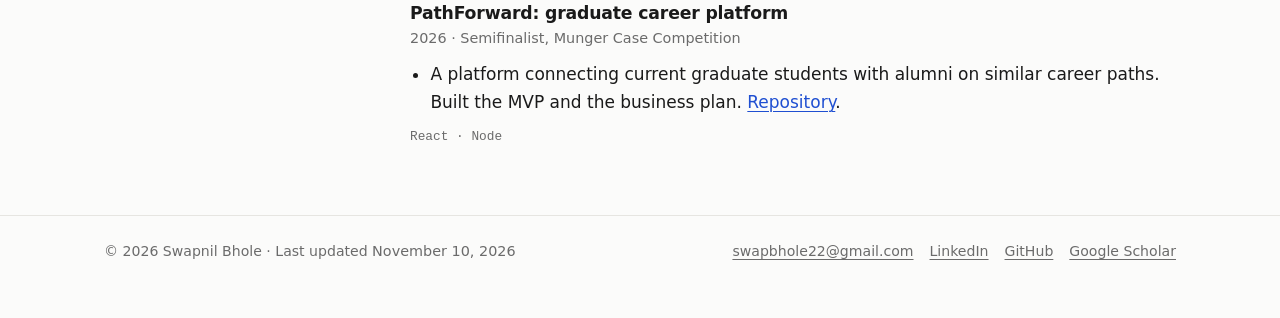
<file: projects.html>
<!doctype html>
<html lang="en">
<head>
  <meta charset="utf-8">
  <meta name="viewport" content="width=device-width, initial-scale=1">
  <title>Projects | Swapnil Bhole</title>
  <meta name="description" content="Projects by Swapnil Bhole: top 3 on Track D at Speed Demon 2026, a 5G O-RU PHY testbed on Zynq-7000, a 355x CUDA speedup and an out-of-order RISC-V core.">
  <meta name="author" content="Swapnil Bhole">
  <link rel="canonical" href="https://swapnilb222.github.io/projects.html">
  <meta property="og:type" content="website">
  <meta property="og:site_name" content="Swapnil Bhole">
  <meta property="og:title" content="Projects | Swapnil Bhole">
  <meta property="og:description" content="Projects by Swapnil Bhole: top 3 on Track D at Speed Demon 2026, a 5G O-RU PHY testbed on Zynq-7000, a 355x CUDA speedup and an out-of-order RISC-V core.">
  <meta property="og:url" content="https://swapnilb222.github.io/projects.html">
  <meta property="og:image" content="https://swapnilb222.github.io/assets/img/og.jpg">
  <meta property="og:image:width" content="1200">
  <meta property="og:image:height" content="630">
  <meta property="og:image:alt" content="Swapnil Bhole, real-time systems engineer">
  <meta name="twitter:card" content="summary_large_image">
  <meta name="theme-color" content="#fbfbfa" media="(prefers-color-scheme: light)">
  <meta name="theme-color" content="#121315" media="(prefers-color-scheme: dark)">
  <link rel="icon" type="image/png" sizes="32x32" href="assets/img/favicon-32.png">
  <link rel="apple-touch-icon" href="assets/img/apple-touch-icon.png">
  <link rel="stylesheet" href="assets/css/site.css">
</head>
<body>
  <a class="skip" href="#content">Skip to content</a>
  <header class="topbar">
    <div class="wrap">
      <a class="brand" href="./">Swapnil Bhole</a>
      <nav aria-label="Main">
        <ul class="nav">
        <li><a href="./">Home</a></li>
        <li><a href="projects.html" aria-current="page">Projects</a></li>
        <li><a href="experience.html">Experience</a></li>
        <li><a href="publications.html">Publications</a></li>
        <li><a href="news.html">News</a></li>
        <li><a href="assets/Swapnil_Bhole_Resume.pdf">Resume</a></li>
        </ul>
      </nav>
    </div>
  </header>

  <div class="wrap layout">
    <aside class="profile" aria-label="About Swapnil Bhole">
      <picture>
        <source srcset="assets/img/swapnil-bhole-320.webp 320w, assets/img/swapnil-bhole-640.webp 640w" sizes="(max-width: 860px) 96px, 200px" type="image/webp">
        <img src="assets/img/swapnil-bhole-320.jpg" srcset="assets/img/swapnil-bhole-320.jpg 320w, assets/img/swapnil-bhole-640.jpg 640w" sizes="(max-width: 860px) 96px, 200px" width="320" height="320" alt="Swapnil Bhole">
      </picture>
      <div>
        <p class="name">Swapnil Bhole</p>
        <p class="role">Real-time systems engineer</p>
        <p class="org">Software Lead, OpenExo<br>University of Michigan</p>
      </div>
      <ul class="links">
        <li class="loc"><svg class="icon" viewBox="0 0 24 24" aria-hidden="true"><path d="M20 10c0 6-8 12-8 12S4 16 4 10a8 8 0 0 1 16 0Z"/><circle cx="12" cy="10" r="3"/></svg>Ann Arbor, Michigan</li>
        <li><svg class="icon" viewBox="0 0 24 24" aria-hidden="true"><rect x="2" y="4" width="20" height="16" rx="2"/><path d="m22 7-10 6L2 7"/></svg><a href="mailto:swapbhole22@gmail.com">Email</a></li>
        <li><svg class="icon" viewBox="0 0 24 24" aria-hidden="true"><path d="M16 8a6 6 0 0 1 6 6v7h-4v-7a2 2 0 0 0-4 0v7h-4v-7a6 6 0 0 1 6-6z"/><rect x="2" y="9" width="4" height="12"/><circle cx="4" cy="4" r="2"/></svg><a href="https://www.linkedin.com/in/swapnilbhole22/" rel="me">LinkedIn</a></li>
        <li><svg class="icon" viewBox="0 0 24 24" aria-hidden="true"><path d="M15 22v-4a4.8 4.8 0 0 0-1-3.5c3 0 6-2 6-5.5.08-1.25-.27-2.48-1-3.5.28-1.15.28-2.35 0-3.5 0 0-1 0-3 1.5-2.64-.5-5.36-.5-8 0C6 2 5 2 5 2c-.3 1.15-.3 2.35 0 3.5A5.4 5.4 0 0 0 4 9c0 3.5 3 5.5 6 5.5-.39.49-.68 1.05-.85 1.65-.17.6-.22 1.23-.15 1.85v4"/><path d="M9 18c-4.51 2-5-2-7-2"/></svg><a href="https://github.com/swapnilb222" rel="me">GitHub</a></li>
        <li><svg class="icon" viewBox="0 0 24 24" aria-hidden="true"><path d="M22 10 12 5 2 10l10 5 10-5z"/><path d="M6 12v5c3 3 9 3 12 0v-5"/></svg><a href="https://scholar.google.com/citations?user=9-59zuwAAAAJ&amp;hl=en" rel="me">Google Scholar</a></li>
        <li><svg class="icon" viewBox="0 0 24 24" aria-hidden="true"><path d="M14 2H6a2 2 0 0 0-2 2v16a2 2 0 0 0 2 2h12a2 2 0 0 0 2-2V8z"/><path d="M14 2v6h6M16 13H8M16 17H8M10 9H8"/></svg><a href="assets/Swapnil_Bhole_Resume.pdf">Resume (PDF)</a></li>
      </ul>
    </aside>

    <main id="content">
      <h1>Projects</h1>
      <p class="intro">Grouped by area, most relevant first. Figures are measured results; details are on my <a href="assets/Swapnil_Bhole_Resume.pdf">resume</a>.</p>

      <h2 id="perf">Performance &amp; ML Systems</h2>
      <article class="project" id="speed-demon">
        <h3>Speed Demon 2026: four performance rewrites in 72 hours</h3>
        <p class="meta">Nov 2026 &middot; Solo &middot; C++20 &middot; <a href="https://github.com/swapnilb222/sweet-dreams-demon-sub">Code and optimization logs</a> &middot; <a href="https://dev.to/swapnilb/23-minutes-before-the-freeze-shortest-paths-at-hackathon-raptors-speed-demon-2kj0">Track D write-up</a></p>
        <ul class="figures"><li><b>Top 3</b> Track D leaderboard</li><li><b>~850&times;</b> Track D vs. reference</li><li><b>4/4</b> tracks entered</li></ul>
        <ul>
          <li>A 72-hour championship where every entrant gets the same task, the same data and the same scoring machine (Intel i5-13500, 12 threads, 8 GB cap). Output must match the reference byte for byte; the score rewards wall time, peak memory and short code.</li>
          <li><strong>Track D, graph traversal (top 3 on the leaderboard):</strong> 2,000 shortest-path queries on a road network with 1.74M nodes and 5M edges, from 72.69&nbsp;s and 893&nbsp;MB down to 0.085&nbsp;s and 57&nbsp;MB. I contracted pass-through chains, renumbered nodes with locality-preserving BFS so nearby roads sit together in memory, and used a bidirectional Dijkstra with a bucket queue. I wrote up how Track D came together, including the changes that made it slower, in <a href="https://dev.to/swapnilb/23-minutes-before-the-freeze-shortest-paths-at-hackathon-raptors-speed-demon-2kj0">23 Minutes Before the Freeze</a>.</li>
          <li><strong>Tracks A&ndash;C:</strong> AVX2 SIMD parsing, carry-less-multiply quote masks for CSV, AES-NI hashing, lock-free shared hash tables and branch-free percentile selection.</li>
          <li>Every version checked against the reference output (sha256) and run under AddressSanitizer, UBSan and ThreadSanitizer.</li>
        </ul>
        <table class="wide-task">
          <thead><tr><th>Track</th><th>Task</th><th>Python reference</th><th>My best run</th><th>Speedup</th></tr></thead>
          <tbody>
            <tr><td>A &middot; Ingest</td><td>3.1M log lines &rarr; p50/p95/p99 latency and error rates per endpoint per hour</td><td class="num">32.05 s</td><td class="num">0.020 s, 24 MB</td><td class="num">~1,600&times;</td></tr>
            <tr><td>B &middot; Index</td><td>50,000 boolean and phrase queries over a 250 MB corpus</td><td class="num">56.35 s, 2.2 GB</td><td class="num">0.217 s, 41 MB</td><td class="num">~260&times;</td></tr>
            <tr><td>C &middot; Join</td><td>CSV join with per-country totals and distinct counts</td><td class="num">14.44 s, 367 MB</td><td class="num">0.024 s, 9 MB</td><td class="num">~600&times;</td></tr>
            <tr><td>D &middot; Traverse</td><td>2,000 shortest paths on a 1.74M-node road graph</td><td class="num">72.69 s, 893 MB</td><td class="num">0.085 s, 57 MB</td><td class="num">~850&times; &middot; top 3</td></tr>
          </tbody>
        </table>
        <p class="stack">C++20 · AVX2 · lock-free data structures · PGO · perf · Valgrind · Docker</p>
      </article>
      <article class="project" id="cuda-cnn">
        <h3>CUDA acceleration of CNN inference</h3>
        <p class="meta">2025 &middot; University of Michigan</p>
        <ul class="figures"><li><b>355&times;</b> speedup</li><li><b>13.5 s &rarr; 0.038 s</b> on a Tesla V100</li></ul>
        <ul>
          <li>Cut a two-layer CNN forward pass from 13.5&nbsp;s to 0.038&nbsp;s on a Tesla V100, 3.4&times; past the target.</li>
          <li>Nsight-guided shared-memory tiling, thread coarsening, register tiling and kernel specialization.</li>
        </ul>
        <p class="stack">CUDA · Nsight · C++</p>
      </article>
      <article class="project" id="gpu-novelty">
        <h3>GPU acceleration of a configuration-novelty metric for ML interatomic potentials</h3>
        <p class="meta">2025 &middot; University of Michigan</p>
        <ul>
          <li>Custom CUDA kernels to accelerate a configuration-novelty scoring system used to improve machine-learned interatomic potentials, mapping the scoring onto a parallel reduction.</li>
        </ul>
        <p class="stack">CUDA · C++</p>
      </article>
      <article class="project" id="assistive-vision">
        <h3>Assistive vision system for the visually impaired</h3>
        <p class="meta">2025 &middot; Presented at the 4th Annual Disability Visibility in Engineering Symposium, U-M</p>
        <ul class="figures"><li><b>98.3%</b> validation accuracy</li></ul>
        <ul>
          <li>End-to-end SSD + Inception-v3 object-detection pipeline with real-time audio feedback about nearby objects.</li>
          <li>Designed the preprocessing, training and evaluation workflows.</li>
        </ul>
        <p class="stack">PyTorch · SSD · Inception-v3 · text-to-speech</p>
      </article>

      <h2 id="wireless">5G / Wireless PHY</h2>
      <article class="project" id="oran-5g">
        <h3>5G O-RU PHY testbed on Zynq-7000</h3>
        <p class="meta">2021&ndash;2024 &middot; C-DOT, Senior Engineer</p>
        <ul class="figures"><li><b>245.76 Mbps</b> IQ stream</li><li><b>1.6M+</b> packets, zero drops</li><li><b>30.72 MB/s</b> deterministic FPGA&ndash;ARM transfer</li></ul>
        <ul>
          <li>Built and integrated a 5G open radio unit (O-RU) PHY testbed on Zynq-7000 FPGA/ARM with Intel FlexRAN, supporting end-to-end 5G NR system validation.</li>
          <li>Debugged spectral regrowth and PHY signal-quality degradation by correlating FPGA ILA captures with MATLAB reference models; isolated a fixed-point truncation in the signal-processing chain.</li>
          <li>Root-caused packet loss under a 245.76&nbsp;Mbps IQ stream to lwIP buffer exhaustion; reworked buffering to carry 1.6M+ packets with zero drops.</li>
          <li>Implemented deterministic FPGA&ndash;ARM data movement with shared-memory ping-pong buffers and AXI DMA, sustaining 30.72&nbsp;MB/s.</li>
        </ul>
        <p class="stack">Zynq-7000 · ARM Cortex-A9 · Vivado ILA · AXI DMA · PetaLinux · MATLAB · Intel FlexRAN</p>
      </article>
      <article class="project" id="lte-validation">
        <h3>LTE eNodeB 3GPP conformance and RF/PHY validation</h3>
        <p class="meta">2018&ndash;2021 &middot; C-DOT, Engineer</p>
        <ul class="figures"><li><b>Rel 9&ndash;12</b> 3GPP</li><li><b>S1 &middot; X2 &middot; Uu</b> interfaces</li></ul>
        <ul>
          <li>Developed and executed 3GPP LTE conformance and system-validation tests across S1/X2/Uu, covering FDD/TDD, 2&times;2 MIMO, VoLTE and NB-IoT.</li>
          <li>Characterized and debugged EVM, ACLR, sensitivity, BLER, throughput vs. SNR/RSRP, TX power, spectrum and constellation with Keysight UXM, Amarisoft and TM500; root-caused RF/PHY performance and stability failures.</li>
        </ul>
        <p class="stack">Keysight UXM · Amarisoft · TM500 · Python · C · Wireshark</p>
      </article>
      <article class="project" id="lora-jcm">
        <h3>ML-based joint coded modulation for LoRa</h3>
        <p class="meta">2024 &middot; University of Michigan</p>
        <ul class="figures"><li><b>SF7&ndash;SF9</b> baseline</li><li><b>10%</b> phase noise</li></ul>
        <ul>
          <li>Ported a deep-learning joint coded modulation framework from Bluetooth Low Energy to LoRa chirp spread spectrum.</li>
          <li>Characterized the SF7&ndash;SF9 baseline at 1e-4 BER and 16&nbsp;dB SNR, and matched it with a GRU codec under 10% phase noise.</li>
        </ul>
        <p class="stack">Python · PyTorch · DSP</p>
      </article>

      <h2 id="rtl">RTL &amp; Computer Architecture</h2>
      <article class="project" id="riscv-ooo">
        <h3>2-way superscalar out-of-order RISC-V processor</h3>
        <p class="meta">2025 &middot; University of Michigan</p>
        <ul class="figures"><li><b>2-way</b> superscalar</li><li><b>R10K</b> register renaming</li></ul>
        <ul>
          <li>Designed and verified a complete out-of-order CPU in SystemVerilog with R10K-style register renaming, branch prediction and L1 instruction/data caches.</li>
          <li>Ran the verification test suites with Synopsys VCS and debugged in Verdi.</li>
        </ul>
        <p class="stack">SystemVerilog · Synopsys VCS · Verdi</p>
      </article>
      <article class="project" id="turbo-decoder">
        <h3>Duo-binary turbo decoder for DVB-RCS</h3>
        <p class="meta">C-DOT &middot; DRDO-funded</p>
        <ul>
          <li>RTL turbo decoder block (fixed-point Max-Log-MAP, duo-binary) for satellite return channels, delivered as a revenue-generating IP for C-DOT.</li>
        </ul>
        <p class="stack">Verilog · RTL · turbo codes</p>
      </article>

      <h2 id="embedded">Embedded &amp; Products</h2>
      <article class="project" id="openexo">
        <h3>OpenExo data-collection software</h3>
        <p class="meta">Sep 2026 &ndash; present &middot; Software Lead, University of Michigan</p>
        <ul>
          <li>Lead the data-collection software for a wearable exoskeleton research platform.</li>
          <li>Extend the open-source OpenExo C++ firmware (Teensy) and a Raspberry Pi Pico W sensor platform to stream IMU, EMG and FSR data to a Python/Qt GUI.</li>
        </ul>
        <p class="stack">C++ · Teensy · Raspberry Pi Pico W · Python · Qt</p>
      </article>
      <article class="project" id="fuel-device">
        <h3>SIM908 fuel-notification device</h3>
        <p class="meta">2019 &middot; Commercialized by TSecond, India</p>
        <ul class="figures"><li><b>5 m</b> GPS accuracy</li></ul>
        <ul>
          <li>Embedded device that uses pulse-counting flow sensing and GPS/GSM telemetry to detect and report fuel malpractice. Commercialized by TSecond, India, which patented the product.</li>
        </ul>
        <p class="stack">AVR · SIM908 · GPS/GSM · PCB design</p>
      </article>
      <article class="project" id="esp32-iot">
        <h3>ESP32 IoT telemetry and control</h3>
        <p class="meta">2022</p>
        <ul>
          <li>Real-time ESP32 telemetry node with a cloud relay and a React Native control app: firmware, transport and app.</li>
        </ul>
        <p class="stack">Embedded C · ESP-IDF · MQTT · React Native</p>
      </article>
      <article class="project" id="smartqrx">
        <h3>SmartQRX: tamper-detecting QR code</h3>
        <p class="meta">2025 &middot; Semifinalist, Michigan Business Challenge</p>
        <ul>
          <li>A QR code with visible color-change indicators for moisture, temperature and tamper events in supply-chain packaging; the code stays scannable.</li>
        </ul>
        <p class="stack">Product design · materials · supply chain</p>
      </article>

      <h2 id="other">Other projects</h2>
      <article class="project" id="quantum-rna">
        <h3>Quantum denoising of single-cell RNA sequencing data</h3>
        <p class="meta">2025 &middot; University of Michigan</p>
        <ul>
          <li>Applied quantum state tomography to scRNA-seq denoising; outperformed classical MAGIC imputation on the PBMC dataset.</li>
        </ul>
        <p class="stack">Qiskit · Python</p>
      </article>
      <article class="project" id="pathforward">
        <h3>PathForward: graduate career platform</h3>
        <p class="meta">2026 &middot; Semifinalist, Munger Case Competition</p>
        <ul>
          <li>A platform connecting current graduate students with alumni on similar career paths. Built the MVP and the business plan. <a href="https://github.com/swapnilb222/CASE_Presentation_Munger_2026">Repository</a>.</li>
        </ul>
        <p class="stack">React · Node</p>
      </article>
    </main>
  </div>

  <footer class="site-footer">
    <div class="wrap">
      <p>&copy; 2026 Swapnil Bhole &middot; Last updated <time datetime="2026-11-10">November 10, 2026</time></p>
      <ul>
        <li><a href="mailto:swapbhole22@gmail.com">swapbhole22@gmail.com</a></li>
        <li><a href="https://www.linkedin.com/in/swapnilbhole22/">LinkedIn</a></li>
        <li><a href="https://github.com/swapnilb222">GitHub</a></li>
        <li><a href="https://scholar.google.com/citations?user=9-59zuwAAAAJ&amp;hl=en">Google Scholar</a></li>
      </ul>
    </div>
  </footer>
</body>
</html>
</file>
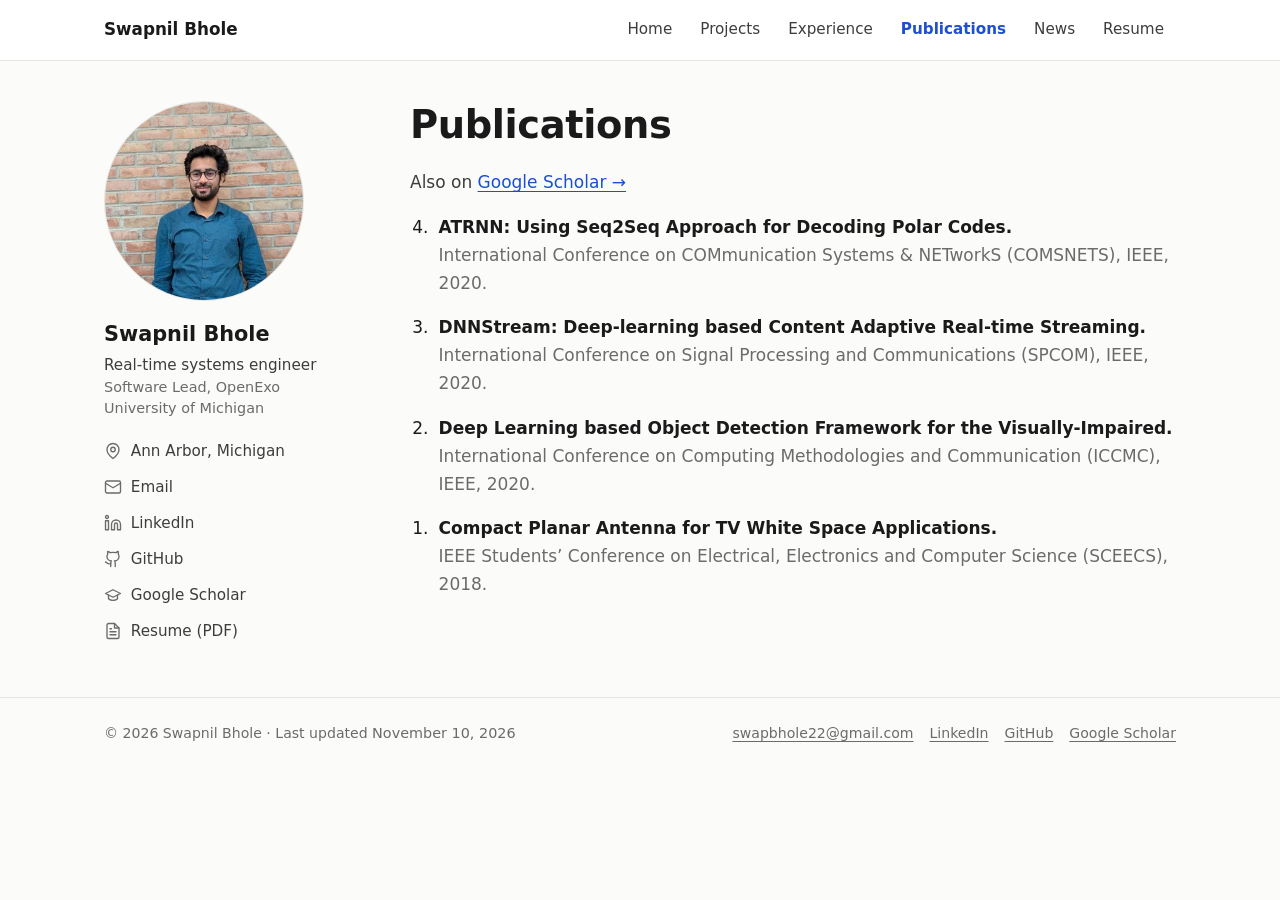
<file: publications.html>
<!doctype html>
<html lang="en">
<head>
  <meta charset="utf-8">
  <meta name="viewport" content="width=device-width, initial-scale=1">
  <title>Publications | Swapnil Bhole</title>
  <meta name="description" content="Publications by Swapnil Bhole at IEEE COMSNETS, SPCOM, ICCMC and SCEECS on polar-code decoding, adaptive video streaming, object detection and antenna design.">
  <meta name="author" content="Swapnil Bhole">
  <link rel="canonical" href="https://swapnilb222.github.io/publications.html">
  <meta property="og:type" content="website">
  <meta property="og:site_name" content="Swapnil Bhole">
  <meta property="og:title" content="Publications | Swapnil Bhole">
  <meta property="og:description" content="Publications by Swapnil Bhole at IEEE COMSNETS, SPCOM, ICCMC and SCEECS on polar-code decoding, adaptive video streaming, object detection and antenna design.">
  <meta property="og:url" content="https://swapnilb222.github.io/publications.html">
  <meta property="og:image" content="https://swapnilb222.github.io/assets/img/og.jpg">
  <meta property="og:image:width" content="1200">
  <meta property="og:image:height" content="630">
  <meta property="og:image:alt" content="Swapnil Bhole, real-time systems engineer">
  <meta name="twitter:card" content="summary_large_image">
  <meta name="theme-color" content="#fbfbfa" media="(prefers-color-scheme: light)">
  <meta name="theme-color" content="#121315" media="(prefers-color-scheme: dark)">
  <link rel="icon" type="image/png" sizes="32x32" href="assets/img/favicon-32.png">
  <link rel="apple-touch-icon" href="assets/img/apple-touch-icon.png">
  <link rel="stylesheet" href="assets/css/site.css">
</head>
<body>
  <a class="skip" href="#content">Skip to content</a>
  <header class="topbar">
    <div class="wrap">
      <a class="brand" href="./">Swapnil Bhole</a>
      <nav aria-label="Main">
        <ul class="nav">
        <li><a href="./">Home</a></li>
        <li><a href="projects.html">Projects</a></li>
        <li><a href="experience.html">Experience</a></li>
        <li><a href="publications.html" aria-current="page">Publications</a></li>
        <li><a href="news.html">News</a></li>
        <li><a href="assets/Swapnil_Bhole_Resume.pdf">Resume</a></li>
        </ul>
      </nav>
    </div>
  </header>

  <div class="wrap layout">
    <aside class="profile" aria-label="About Swapnil Bhole">
      <picture>
        <source srcset="assets/img/swapnil-bhole-320.webp 320w, assets/img/swapnil-bhole-640.webp 640w" sizes="(max-width: 860px) 96px, 200px" type="image/webp">
        <img src="assets/img/swapnil-bhole-320.jpg" srcset="assets/img/swapnil-bhole-320.jpg 320w, assets/img/swapnil-bhole-640.jpg 640w" sizes="(max-width: 860px) 96px, 200px" width="320" height="320" alt="Swapnil Bhole">
      </picture>
      <div>
        <p class="name">Swapnil Bhole</p>
        <p class="role">Real-time systems engineer</p>
        <p class="org">Software Lead, OpenExo<br>University of Michigan</p>
      </div>
      <ul class="links">
        <li class="loc"><svg class="icon" viewBox="0 0 24 24" aria-hidden="true"><path d="M20 10c0 6-8 12-8 12S4 16 4 10a8 8 0 0 1 16 0Z"/><circle cx="12" cy="10" r="3"/></svg>Ann Arbor, Michigan</li>
        <li><svg class="icon" viewBox="0 0 24 24" aria-hidden="true"><rect x="2" y="4" width="20" height="16" rx="2"/><path d="m22 7-10 6L2 7"/></svg><a href="mailto:swapbhole22@gmail.com">Email</a></li>
        <li><svg class="icon" viewBox="0 0 24 24" aria-hidden="true"><path d="M16 8a6 6 0 0 1 6 6v7h-4v-7a2 2 0 0 0-4 0v7h-4v-7a6 6 0 0 1 6-6z"/><rect x="2" y="9" width="4" height="12"/><circle cx="4" cy="4" r="2"/></svg><a href="https://www.linkedin.com/in/swapnilbhole22/" rel="me">LinkedIn</a></li>
        <li><svg class="icon" viewBox="0 0 24 24" aria-hidden="true"><path d="M15 22v-4a4.8 4.8 0 0 0-1-3.5c3 0 6-2 6-5.5.08-1.25-.27-2.48-1-3.5.28-1.15.28-2.35 0-3.5 0 0-1 0-3 1.5-2.64-.5-5.36-.5-8 0C6 2 5 2 5 2c-.3 1.15-.3 2.35 0 3.5A5.4 5.4 0 0 0 4 9c0 3.5 3 5.5 6 5.5-.39.49-.68 1.05-.85 1.65-.17.6-.22 1.23-.15 1.85v4"/><path d="M9 18c-4.51 2-5-2-7-2"/></svg><a href="https://github.com/swapnilb222" rel="me">GitHub</a></li>
        <li><svg class="icon" viewBox="0 0 24 24" aria-hidden="true"><path d="M22 10 12 5 2 10l10 5 10-5z"/><path d="M6 12v5c3 3 9 3 12 0v-5"/></svg><a href="https://scholar.google.com/citations?user=9-59zuwAAAAJ&amp;hl=en" rel="me">Google Scholar</a></li>
        <li><svg class="icon" viewBox="0 0 24 24" aria-hidden="true"><path d="M14 2H6a2 2 0 0 0-2 2v16a2 2 0 0 0 2 2h12a2 2 0 0 0 2-2V8z"/><path d="M14 2v6h6M16 13H8M16 17H8M10 9H8"/></svg><a href="assets/Swapnil_Bhole_Resume.pdf">Resume (PDF)</a></li>
      </ul>
    </aside>

    <main id="content">
      <h1>Publications</h1>
      <p class="intro">Also on <a href="https://scholar.google.com/citations?user=9-59zuwAAAAJ&amp;hl=en">Google Scholar &rarr;</a></p>
      <ol class="pubs" reversed>
        <li><strong>ATRNN: Using Seq2Seq Approach for Decoding Polar Codes.</strong><br><span class="venue">International Conference on COMmunication Systems &amp; NETworkS (COMSNETS), IEEE, 2020.</span></li>
        <li><strong>DNNStream: Deep-learning based Content Adaptive Real-time Streaming.</strong><br><span class="venue">International Conference on Signal Processing and Communications (SPCOM), IEEE, 2020.</span></li>
        <li><strong>Deep Learning based Object Detection Framework for the Visually-Impaired.</strong><br><span class="venue">International Conference on Computing Methodologies and Communication (ICCMC), IEEE, 2020.</span></li>
        <li><strong>Compact Planar Antenna for TV White Space Applications.</strong><br><span class="venue">IEEE Students&rsquo; Conference on Electrical, Electronics and Computer Science (SCEECS), 2018.</span></li>
      </ol>
    </main>
  </div>

  <footer class="site-footer">
    <div class="wrap">
      <p>&copy; 2026 Swapnil Bhole &middot; Last updated <time datetime="2026-11-10">November 10, 2026</time></p>
      <ul>
        <li><a href="mailto:swapbhole22@gmail.com">swapbhole22@gmail.com</a></li>
        <li><a href="https://www.linkedin.com/in/swapnilbhole22/">LinkedIn</a></li>
        <li><a href="https://github.com/swapnilb222">GitHub</a></li>
        <li><a href="https://scholar.google.com/citations?user=9-59zuwAAAAJ&amp;hl=en">Google Scholar</a></li>
      </ul>
    </div>
  </footer>
</body>
</html>
</file>
<file: assets/css/site.css>
/* swapnilb222.github.io: one stylesheet, light by default, dark via prefers-color-scheme. */

:root {
  --bg: #fbfbfa;
  --surface: #ffffff;
  --text: #1a1a1a;
  --text-2: #3d3d3d;
  --muted: #6b6b6b;
  --line: #e6e5e1;
  --accent: #1f4fd1;
  --accent-soft: #eef2fd;
  --radius: 10px;
  --sans: system-ui, -apple-system, "Segoe UI", Roboto, "Helvetica Neue", Arial, sans-serif;
  --mono: ui-monospace, "Cascadia Code", "SF Mono", Consolas, monospace;
  color-scheme: light dark;
}

@media (prefers-color-scheme: dark) {
  :root {
    --bg: #121315;
    --surface: #1a1b1e;
    --text: #ececea;
    --text-2: #c9c9c6;
    --muted: #9a9a96;
    --line: #2c2d31;
    --accent: #8fb0ff;
    --accent-soft: #1d2540;
  }
}

*, *::before, *::after { box-sizing: border-box; }
html { -webkit-text-size-adjust: 100%; }
body {
  margin: 0;
  background: var(--bg);
  color: var(--text);
  font: 17px/1.65 var(--sans);
  -webkit-font-smoothing: antialiased;
}
img { max-width: 100%; height: auto; display: block; }
a { color: var(--accent); text-decoration-thickness: 1px; text-underline-offset: 3px; }
a:hover { text-decoration-thickness: 2px; }
:focus-visible { outline: 2px solid var(--accent); outline-offset: 3px; border-radius: 4px; }
h1, h2, h3 { line-height: 1.25; margin: 0 0 .5em; letter-spacing: -0.01em; }
h1 { font-size: 2.4rem; font-weight: 700; }
h2 { font-size: 1.35rem; font-weight: 650; margin-top: 2.6rem; padding-bottom: .4rem; border-bottom: 1px solid var(--line); }
h3 { font-size: 1.08rem; font-weight: 650; }
p { margin: 0 0 1em; }
ul { padding-left: 1.2em; }
time, .meta { color: var(--muted); font-size: .9rem; font-variant-numeric: tabular-nums; }

.skip { position: absolute; left: -9999px; top: 0; background: var(--accent); color: #fff; padding: .6rem 1rem; z-index: 10; }
.skip:focus { left: 1rem; top: 1rem; }

/* ---------- top bar ---------- */
.topbar { border-bottom: 1px solid var(--line); background: var(--surface); }
.topbar .wrap { display: flex; align-items: center; justify-content: space-between; gap: 1rem; flex-wrap: wrap; min-height: 60px; }
.brand { font-weight: 700; color: var(--text); text-decoration: none; font-size: 1.05rem; }
.nav { display: flex; gap: .25rem; flex-wrap: wrap; margin: 0; padding: 0; list-style: none; }
.nav a {
  display: inline-flex; align-items: center; min-height: 44px; padding: 0 .75rem;
  color: var(--text-2); text-decoration: none; border-radius: 8px; font-size: .95rem;
}
.nav a:hover { background: var(--accent-soft); color: var(--text); }
.nav a[aria-current="page"] { color: var(--accent); font-weight: 600; }

.wrap { max-width: 1120px; margin: 0 auto; padding: 0 1.5rem; }

/* ---------- layout ---------- */
.layout { display: grid; grid-template-columns: 250px minmax(0, 1fr); gap: 3.5rem; padding-top: 2.5rem; padding-bottom: 3rem; }
main { max-width: 72ch; }

/* ---------- sidebar ---------- */
.profile { position: sticky; top: 1.5rem; align-self: start; }
.profile picture img { width: 200px; height: 200px; border-radius: 50%; object-fit: cover; border: 1px solid var(--line); }
.profile .name { font-size: 1.3rem; font-weight: 700; margin: 1rem 0 .15rem; }
.profile .role { color: var(--text-2); margin: 0 0 .1rem; line-height: 1.45; font-size: .95rem; }
.profile .org { color: var(--muted); font-size: .9rem; line-height: 1.45; margin-bottom: .9rem; }
.links { list-style: none; padding: 0; margin: 0; font-size: .95rem; }
.links li { display: flex; align-items: center; gap: .55rem; min-height: 36px; color: var(--text-2); }
.links a { color: var(--text-2); text-decoration: none; }
.links a:hover { color: var(--accent); text-decoration: underline; }
.icon { width: 18px; height: 18px; flex: none; fill: none; stroke: currentColor; stroke-width: 1.8; stroke-linecap: round; stroke-linejoin: round; color: var(--muted); }

/* ---------- home ---------- */
.lede { font-size: 1.2rem; color: var(--text-2); margin-top: -.2rem; }
.cta { display: flex; flex-wrap: wrap; gap: .75rem; margin: 1.4rem 0 .5rem; }
.btn {
  display: inline-flex; align-items: center; gap: .5rem; min-height: 44px; padding: 0 1.1rem;
  border-radius: 8px; border: 1px solid var(--line); background: var(--surface);
  color: var(--text); text-decoration: none; font-weight: 600; font-size: .95rem;
}
.btn:hover { border-color: var(--accent); color: var(--accent); }
.btn.primary { background: var(--accent); border-color: var(--accent); color: #fff; }
.btn.primary:hover { filter: brightness(1.08); color: #fff; }
@media (prefers-color-scheme: dark) { .btn.primary, .btn.primary:hover { color: #0e1530; } }
.btn .icon { color: currentColor; }

.stats { display: grid; grid-template-columns: repeat(4, 1fr); gap: .75rem; margin: 1.2rem 0 0; padding: 0; list-style: none; }
.stats li { border: 1px solid var(--line); background: var(--surface); border-radius: var(--radius); padding: .9rem 1rem; }
.stats b { display: block; font-size: 1.55rem; line-height: 1.1; letter-spacing: -0.02em; font-variant-numeric: tabular-nums; }
.stats span { display: block; color: var(--muted); font-size: .84rem; line-height: 1.4; margin-top: .35rem; }

/* focus-area tree */
.tree { margin-top: 1.2rem; }
.tree-root {
  width: fit-content; margin: 0 auto; padding: .6rem 1.2rem; border: 1px solid var(--accent);
  border-radius: 999px; background: var(--accent-soft); font-weight: 650; text-align: center;
}
.tree-branches { position: relative; display: grid; grid-template-columns: repeat(2, 1fr); gap: 1rem 1.5rem; margin-top: 1.25rem; padding: 0; list-style: none; }
.tree-branches::before { content: ""; position: absolute; left: 50%; top: -1.25rem; bottom: 1.5rem; border-left: 1px solid var(--line); }
.branch { position: relative; border: 1px solid var(--line); border-radius: var(--radius); background: var(--surface); padding: 1rem 1.1rem .6rem; }
.branch::before { content: ""; position: absolute; top: 1.5rem; width: .75rem; border-top: 1px solid var(--line); }
.branch:nth-child(odd)::before { right: calc(-.75rem - 1px); }
.branch:nth-child(even)::before { left: calc(-.75rem - 1px); }
.branch h3 { font-size: 1rem; margin-bottom: .5rem; }
.branch ul { list-style: none; padding: 0; margin: 0; }
.branch li { display: flex; justify-content: space-between; align-items: baseline; gap: .6rem; padding: .35rem 0; border-top: 1px solid var(--line); font-size: .93rem; line-height: 1.45; }
.branch li:first-child { border-top: 0; }
.branch li a { color: var(--text); text-decoration: none; }
.branch li a:hover { color: var(--accent); text-decoration: underline; }
.tag { flex: none; display: inline-block; padding: 0 .45rem; border-radius: 4px; background: var(--accent-soft); color: var(--accent); font-size: .76rem; font-weight: 600; white-space: nowrap; vertical-align: 1px; }

/* news */
.news { list-style: none; padding: 0; margin: 0; }
.news li { display: grid; grid-template-columns: 6.5rem 1fr; gap: 1rem; padding: .7rem 0; border-top: 1px solid var(--line); }
.news li:first-child { border-top: 0; }
.more { display: inline-block; margin-top: .6rem; font-weight: 600; }

/* ---------- projects / experience ---------- */
.project, .job { padding: 1.3rem 0; border-top: 1px solid var(--line); scroll-margin-top: 1rem; }
h2 + .project, h2 + .job { border-top: 0; padding-top: .4rem; }
.project h3, .job h3 { margin-bottom: .15rem; }
.project .meta, .job .meta { margin: 0 0 .6rem; }
.project ul, .job ul { margin: .4rem 0 .6rem; }
.project li, .job li { margin: .25rem 0; }
.figures { display: flex; flex-wrap: wrap; gap: .5rem; margin: .5rem 0 .7rem; padding: 0; list-style: none; }
.figures li { margin: 0; padding: .2rem .6rem; border: 1px solid var(--line); border-radius: 6px; font-size: .86rem; color: var(--text-2); background: var(--surface); }
.figures b { color: var(--text); }
.stack { font-family: var(--mono); font-size: .8rem; color: var(--muted); margin: 0; }
.intro { color: var(--text-2); }

table { width: 100%; border-collapse: collapse; font-size: .9rem; margin: .6rem 0 1rem; display: block; overflow-x: auto; }
th, td { text-align: left; padding: .45rem .6rem; border-bottom: 1px solid var(--line); vertical-align: top; }
th { font-weight: 600; color: var(--muted); font-size: .8rem; text-transform: uppercase; letter-spacing: .04em; }
td.num { font-variant-numeric: tabular-nums; white-space: nowrap; }

.skills { display: grid; grid-template-columns: 11rem 1fr; gap: .4rem 1rem; margin: 0; }
.skills dt { font-weight: 600; }
.skills dd { margin: 0; color: var(--text-2); }

.pubs { padding-left: 1.4em; }
.pubs li { margin: 0 0 1rem; padding-left: .3rem; }
.pubs .venue { color: var(--muted); }

/* ---------- footer ---------- */
.site-footer { border-top: 1px solid var(--line); color: var(--muted); font-size: .88rem; padding: 1.5rem 0 2.5rem; }
.site-footer .wrap { display: flex; flex-wrap: wrap; justify-content: space-between; gap: .8rem; }
.site-footer a { color: var(--muted); }
.site-footer ul { list-style: none; display: flex; flex-wrap: wrap; gap: 1rem; margin: 0; padding: 0; }

/* ---------- responsive ---------- */
@media (max-width: 860px) {
  .layout { grid-template-columns: minmax(0, 1fr); gap: 1.5rem; padding-top: 1.5rem; }
  .profile { position: static; display: grid; grid-template-columns: 96px 1fr; gap: 0 1.1rem; align-items: center; padding-bottom: 1.2rem; border-bottom: 1px solid var(--line); }
  .profile picture img { width: 96px; height: 96px; }
  .profile .name { margin-top: 0; }
  .profile .links { grid-column: 1 / -1; display: flex; flex-wrap: wrap; gap: 0 1.1rem; margin-top: .6rem; }
  .profile .loc { display: none; }
  .stats { grid-template-columns: repeat(2, 1fr); }
}
@media (max-width: 600px) {
  body { font-size: 16px; }
  h1 { font-size: 2rem; }
  .wrap { padding: 0 1.1rem; }
  .topbar .wrap { padding-top: .4rem; padding-bottom: .2rem; }
  .nav { margin-left: -.75rem; }
  .tree-branches { grid-template-columns: 1fr; margin-top: 1rem; padding-left: 1rem; border-left: 1px solid var(--line); margin-left: 1rem; }
  .tree-branches::before, .branch::before { display: none; }
  .tree-root { margin: 0; }
  .news li { grid-template-columns: 1fr; gap: .1rem; }
  .skills { grid-template-columns: 1fr; }
  .wide-task th:nth-child(2), .wide-task td:nth-child(2) { display: none; }
  .skills dd { margin-bottom: .6rem; }
}

/* ---------- print ---------- */
@media print {
  :root { --bg: #fff; --surface: #fff; --text: #000; --text-2: #222; --muted: #555; --line: #ccc; --accent: #000; }
  body { font-size: 11pt; }
  .topbar, .skip, .cta, .site-footer ul, .more { display: none !important; }
  .layout { display: block; padding: 0; }
  .profile { position: static; display: flex; gap: 1rem; align-items: center; border-bottom: 1px solid #ccc; margin-bottom: 1rem; }
  .profile picture img { width: 72px; height: 72px; }
  main { max-width: none; }
  a { color: inherit; text-decoration: none; }
  main a[href^="http"]::after { content: " (" attr(href) ")"; font-size: .8em; color: #555; word-break: break-all; }
  .project, .job, .branch, .stats li { break-inside: avoid; }
}
</file>
